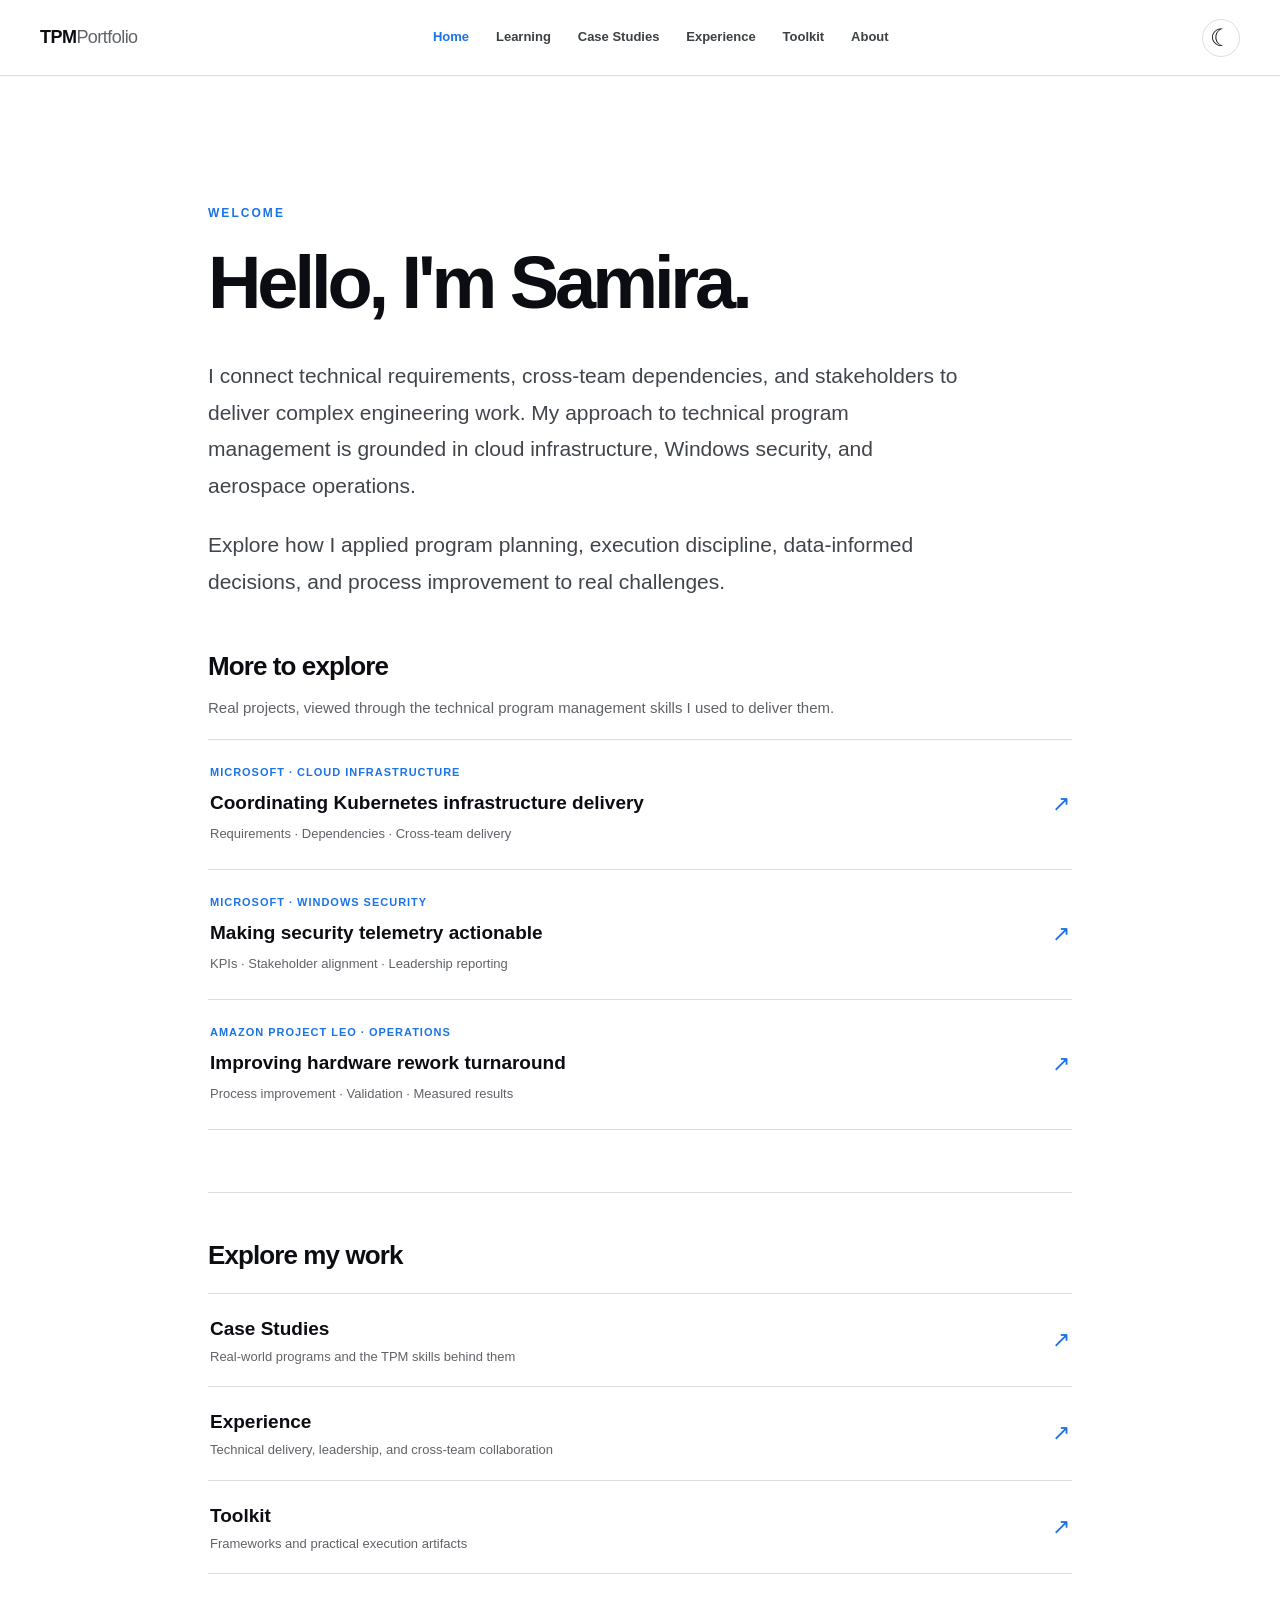
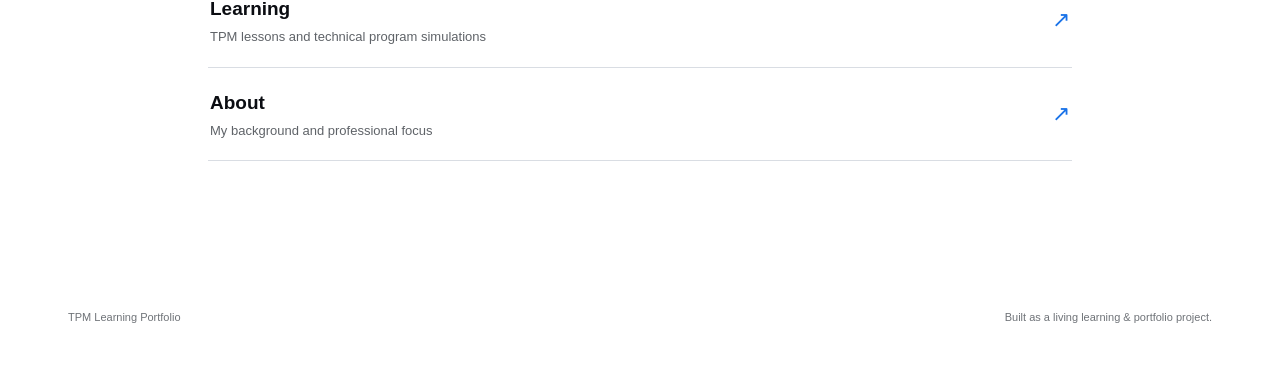
<file: index.html>
<!DOCTYPE html>

<html lang="en"><head><script>try{const saved=localStorage.getItem('tpm-theme');document.documentElement.dataset.theme=saved==='dark'||saved==='light'?saved:(matchMedia('(prefers-color-scheme: dark)').matches?'dark':'light')}catch(e){document.documentElement.dataset.theme='light'}</script><meta charset="utf-8"/><meta content="width=device-width,initial-scale=1" name="viewport"/><meta content="Technical Program Management portfolio" name="description"/><title>Home | Technical Program Management Portfolio</title><link href="styles.css?v=26" rel="stylesheet"/><script defer="" src="theme.js?v=26"></script></head><body><header class="nav"><a class="brand" href="index.html">TPM<span>Portfolio</span></a><nav aria-label="Main navigation"><a aria-current="page" href="index.html">Home</a><a href="learning.html">Learning</a><a href="case-studies.html">Case Studies</a><a href="experience.html">Experience</a><a href="toolkit.html">Toolkit</a><a href="about.html">About</a></nav><button aria-label="Switch to dark theme" aria-pressed="false" class="theme-toggle" title="Toggle light/dark theme" type="button"><span aria-hidden="true" class="theme-icon">☾</span></button></header><main id="top"><section aria-labelledby="home-heading" class="minimal-home">
<p class="minimal-eyebrow">WELCOME</p>
<h1 id="home-heading">Hello, I'm Samira.</h1>
<p class="minimal-intro">I connect technical requirements, cross-team dependencies, and stakeholders to deliver complex engineering work. My approach to technical program management is grounded in cloud infrastructure, Windows security, and aerospace operations.</p>
<p class="minimal-intro">Explore how I applied program planning, execution discipline, data-informed decisions, and process improvement to real challenges.</p>
<section aria-labelledby="featured-heading" class="minimal-featured"><h2 id="featured-heading">More to explore</h2><p class="minimal-section-note">Real projects, viewed through the technical program management skills I used to deliver them.</p><div class="minimal-work-list">
<a href="case-studies.html#cloud-infrastructure"><span><small>MICROSOFT · CLOUD INFRASTRUCTURE</small><strong>Coordinating Kubernetes infrastructure delivery</strong><em>Requirements · Dependencies · Cross-team delivery</em></span><span aria-hidden="true">↗</span></a>
<a href="case-studies.html#security-telemetry"><span><small>MICROSOFT · WINDOWS SECURITY</small><strong>Making security telemetry actionable</strong><em>KPIs · Stakeholder alignment · Leadership reporting</em></span><span aria-hidden="true">↗</span></a>
<a href="case-studies.html#aerospace-improvement"><span><small>AMAZON PROJECT LEO · OPERATIONS</small><strong>Improving hardware rework turnaround</strong><em>Process improvement · Validation · Measured results</em></span><span aria-hidden="true">↗</span></a>
</div></section><div class="minimal-rule"></div>
<h2>Explore my work</h2>
<div class="minimal-links">
<a href="case-studies.html"><span><strong>Case Studies</strong><small>Real-world programs and the TPM skills behind them</small></span><span aria-hidden="true">↗</span></a>
<a href="experience.html"><span><strong>Experience</strong><small>Technical delivery, leadership, and cross-team collaboration</small></span><span aria-hidden="true">↗</span></a>
<a href="toolkit.html"><span><strong>Toolkit</strong><small>Frameworks and practical execution artifacts</small></span><span aria-hidden="true">↗</span></a>
<a href="learning.html"><span><strong>Learning</strong><small>TPM lessons and technical program simulations</small></span><span aria-hidden="true">↗</span></a>
<a href="about.html"><span><strong>About</strong><small>My background and professional focus</small></span><span aria-hidden="true">↗</span></a>
</div>
</section></main><footer><span>TPM Learning Portfolio</span><span>Built as a living learning &amp; portfolio project.</span></footer></body></html>
</file>
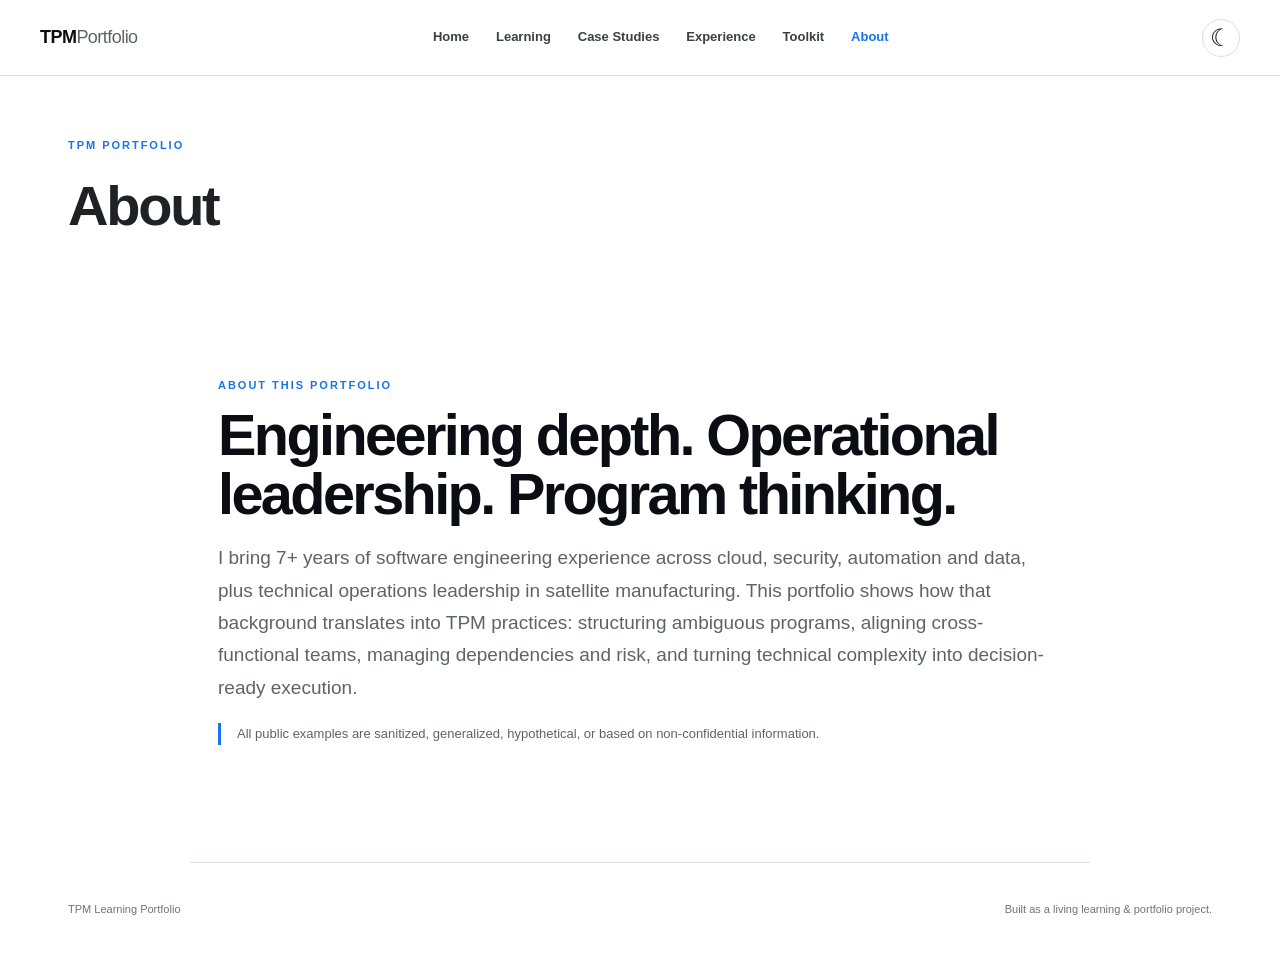
<file: about.html>
<!DOCTYPE html>

<html lang="en"><head><script>try{const saved=localStorage.getItem('tpm-theme');document.documentElement.dataset.theme=saved==='dark'||saved==='light'?saved:(matchMedia('(prefers-color-scheme: dark)').matches?'dark':'light')}catch(e){document.documentElement.dataset.theme='light'}</script><meta charset="utf-8"/><meta content="width=device-width,initial-scale=1" name="viewport"/><meta content="Technical Program Management portfolio" name="description"/><title>About | TPM Portfolio</title><link href="styles.css?v=26" rel="stylesheet"/><script defer="" src="theme.js?v=26"></script></head><body><header class="nav"><a class="brand" href="index.html">TPM<span>Portfolio</span></a><nav aria-label="Main navigation"><a href="index.html">Home</a><a href="learning.html">Learning</a><a href="case-studies.html">Case Studies</a><a href="experience.html">Experience</a><a href="toolkit.html">Toolkit</a><a aria-current="page" href="about.html">About</a></nav><button aria-label="Switch to dark theme" aria-pressed="false" class="theme-toggle" title="Toggle light/dark theme" type="button"><span aria-hidden="true" class="theme-icon">☾</span></button></header><main id="top"><section class="page-intro"><span class="kicker">TPM PORTFOLIO</span><h1>About</h1></section><section class="section about" id="about"><span class="kicker">ABOUT THIS PORTFOLIO</span><h2>Engineering depth. Operational leadership. Program thinking.</h2><p>I bring 7+ years of software engineering experience across cloud, security, automation and data, plus technical operations leadership in satellite manufacturing. This portfolio shows how that background translates into TPM practices: structuring ambiguous programs, aligning cross-functional teams, managing dependencies and risk, and turning technical complexity into decision-ready execution.</p><p class="privacy">All public examples are sanitized, generalized, hypothetical, or based on non-confidential information.</p></section></main><footer><span>TPM Learning Portfolio</span><span>Built as a living learning &amp; portfolio project.</span></footer></body></html>
</file>
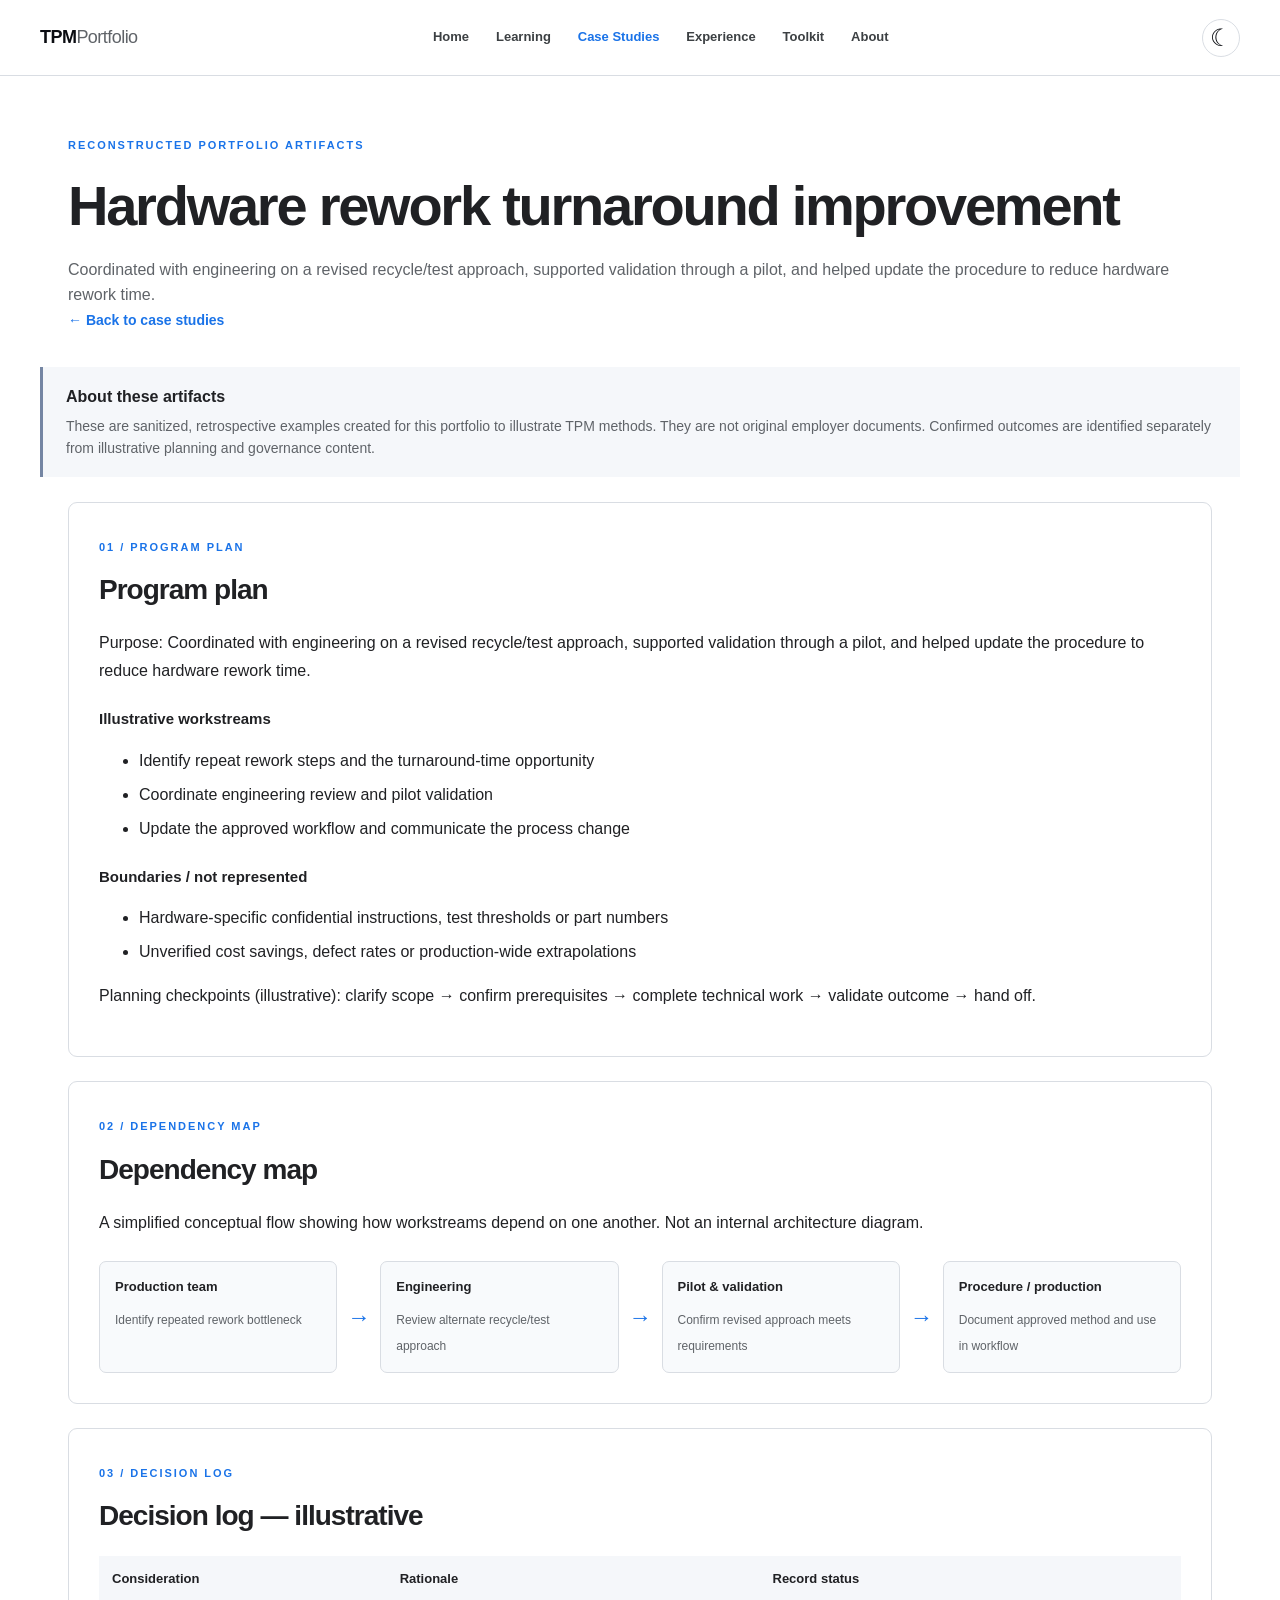
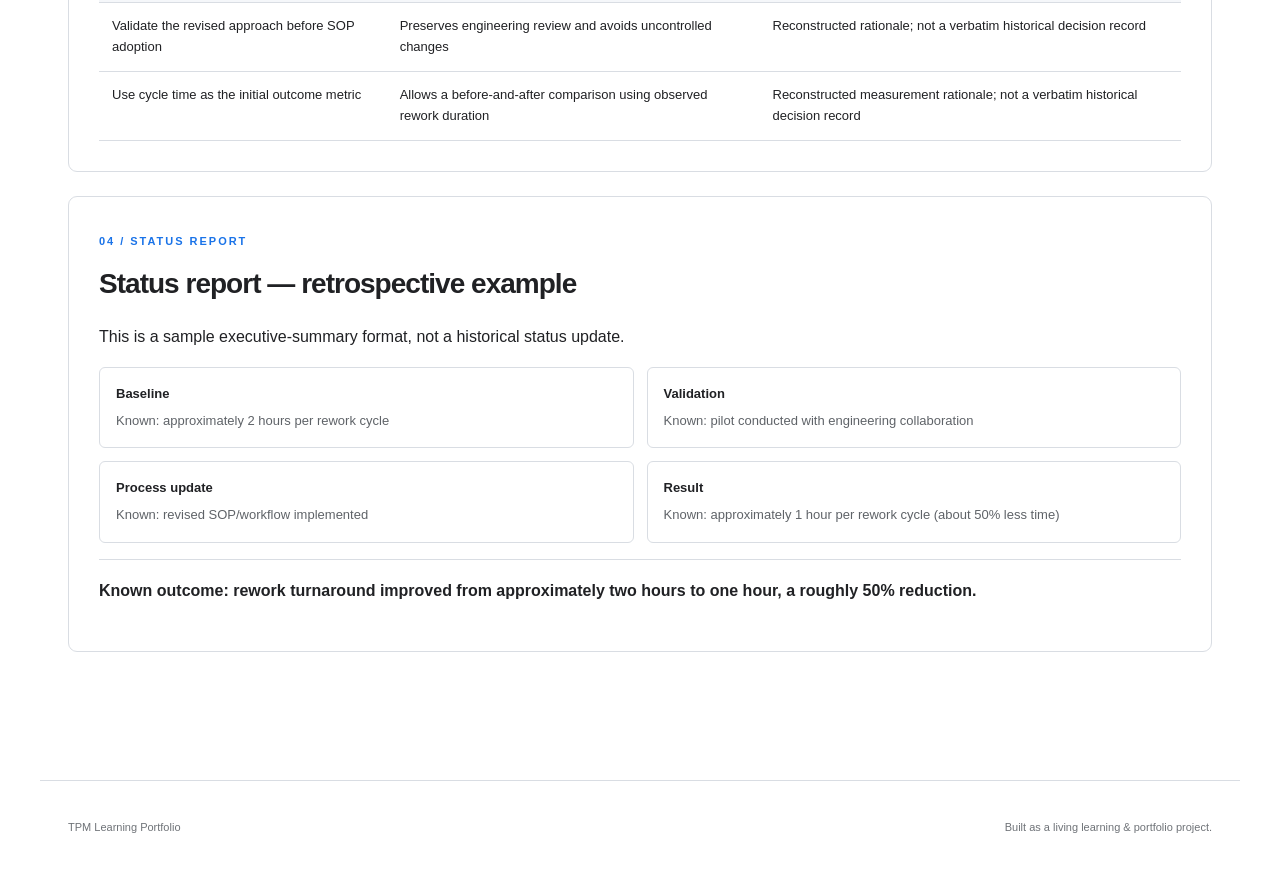
<file: aerospace-improvement-artifacts.html>
<!DOCTYPE html>

<html lang="en"><head><script>try{const saved=localStorage.getItem('tpm-theme');document.documentElement.dataset.theme=saved==='dark'||saved==='light'?saved:(matchMedia('(prefers-color-scheme: dark)').matches?'dark':'light')}catch(e){document.documentElement.dataset.theme='light'}</script><meta charset="utf-8"/><meta content="width=device-width,initial-scale=1" name="viewport"/><meta content="Technical Program Management portfolio" name="description"/><title>Hardware rework turnaround improvement | Supporting Artifacts</title><link href="styles.css?v=26" rel="stylesheet"/><script defer="" src="theme.js?v=26"></script></head><body><header class="nav"><a class="brand" href="index.html">TPM<span>Portfolio</span></a><nav aria-label="Main navigation"><a href="index.html">Home</a><a href="learning.html">Learning</a><a aria-current="page" href="case-studies.html">Case Studies</a><a href="experience.html">Experience</a><a href="toolkit.html">Toolkit</a><a href="about.html">About</a></nav><button aria-label="Switch to dark theme" aria-pressed="false" class="theme-toggle" title="Toggle light/dark theme" type="button"><span aria-hidden="true" class="theme-icon">☾</span></button></header><main id="top"><section class="page-intro artifact-intro"><span class="kicker">RECONSTRUCTED PORTFOLIO ARTIFACTS</span><h1>Hardware rework turnaround improvement</h1><p>Coordinated with engineering on a revised recycle/test approach, supported validation through a pilot, and helped update the procedure to reduce hardware rework time.</p><a class="back-link" href="case-studies.html">← Back to case studies</a></section><aside class="artifact-notice"><strong>About these artifacts</strong><p>These are sanitized, retrospective examples created for this portfolio to illustrate TPM methods. They are not original employer documents. Confirmed outcomes are identified separately from illustrative planning and governance content.</p></aside><section class="section artifact-collection"><article class="artifact-document" id="program-plan"><span class="kicker">01 / PROGRAM PLAN</span><h2>Program plan</h2><p>Purpose: Coordinated with engineering on a revised recycle/test approach, supported validation through a pilot, and helped update the procedure to reduce hardware rework time.</p><h3>Illustrative workstreams</h3><ul><li>Identify repeat rework steps and the turnaround-time opportunity</li><li>Coordinate engineering review and pilot validation</li><li>Update the approved workflow and communicate the process change</li></ul><h3>Boundaries / not represented</h3><ul><li>Hardware-specific confidential instructions, test thresholds or part numbers</li><li>Unverified cost savings, defect rates or production-wide extrapolations</li></ul><p>Planning checkpoints (illustrative): clarify scope → confirm prerequisites → complete technical work → validate outcome → hand off.</p></article><article class="artifact-document" id="dependency-map"><span class="kicker">02 / DEPENDENCY MAP</span><h2>Dependency map</h2><p>A simplified conceptual flow showing how workstreams depend on one another. Not an internal architecture diagram.</p><div class="dependency-flow"><div class="dependency-node"><strong>Production team</strong><span>Identify repeated rework bottleneck</span></div><span aria-hidden="true" class="dependency-arrow">→</span><div class="dependency-node"><strong>Engineering</strong><span>Review alternate recycle/test approach</span></div><span aria-hidden="true" class="dependency-arrow">→</span><div class="dependency-node"><strong>Pilot &amp; validation</strong><span>Confirm revised approach meets requirements</span></div><span aria-hidden="true" class="dependency-arrow">→</span><div class="dependency-node"><strong>Procedure / production</strong><span>Document approved method and use in workflow</span></div></div></article><article class="artifact-document" id="decision-log"><span class="kicker">03 / DECISION LOG</span><h2>Decision log — illustrative</h2><table class="artifact-table"><thead><tr><th>Consideration</th><th>Rationale</th><th>Record status</th></tr></thead><tbody><tr><td>Validate the revised approach before SOP adoption</td><td>Preserves engineering review and avoids uncontrolled changes</td><td>Reconstructed rationale; not a verbatim historical decision record</td></tr><tr><td>Use cycle time as the initial outcome metric</td><td>Allows a before-and-after comparison using observed rework duration</td><td>Reconstructed measurement rationale; not a verbatim historical decision record</td></tr></tbody></table></article><article class="artifact-document" id="status-report"><span class="kicker">04 / STATUS REPORT</span><h2>Status report — retrospective example</h2><p>This is a sample executive-summary format, not a historical status update.</p><dl class="artifact-status"><div><dt>Baseline</dt><dd>Known: approximately 2 hours per rework cycle</dd></div><div><dt>Validation</dt><dd>Known: pilot conducted with engineering collaboration</dd></div><div><dt>Process update</dt><dd>Known: revised SOP/workflow implemented</dd></div><div><dt>Result</dt><dd>Known: approximately 1 hour per rework cycle (about 50% less time)</dd></div></dl><p class="artifact-outcome">Known outcome: rework turnaround improved from approximately two hours to one hour, a roughly 50% reduction.</p></article></section></main><footer><span>TPM Learning Portfolio</span><span>Built as a living learning &amp; portfolio project.</span></footer></body></html>
</file>
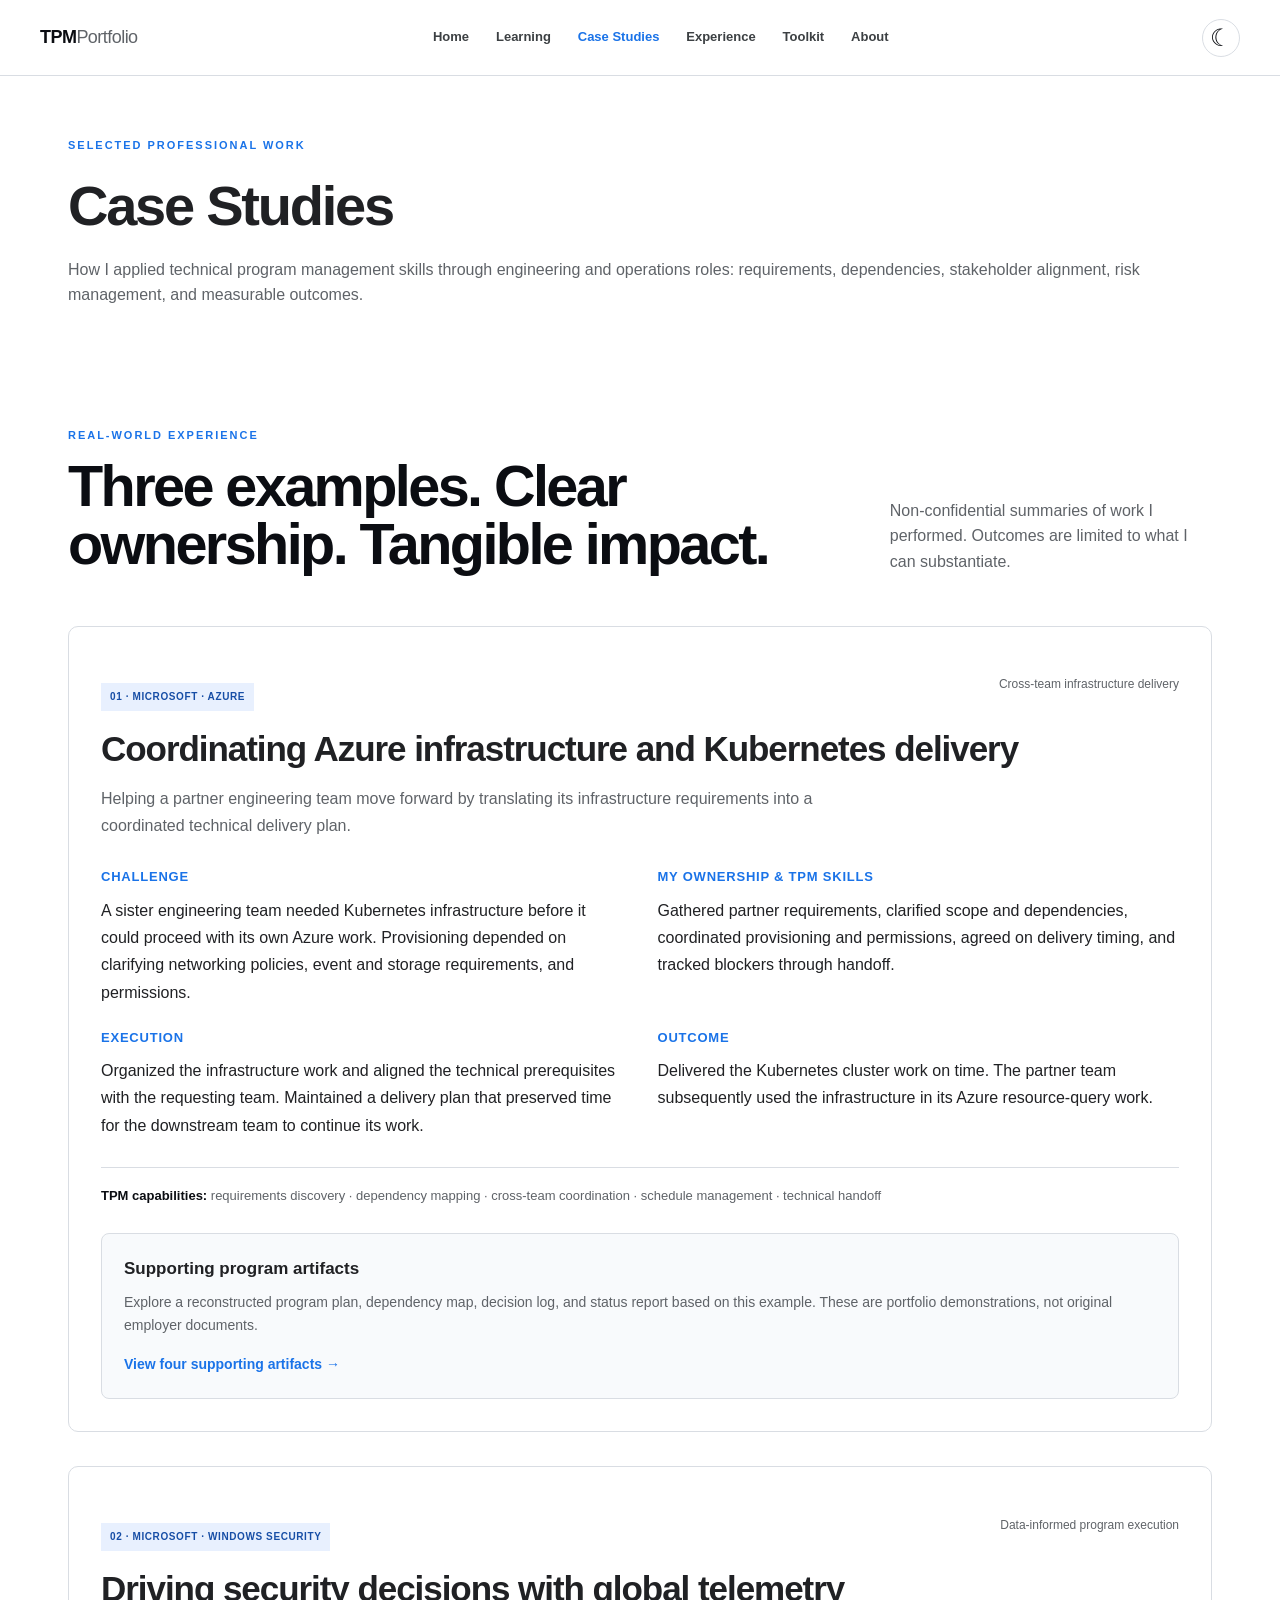
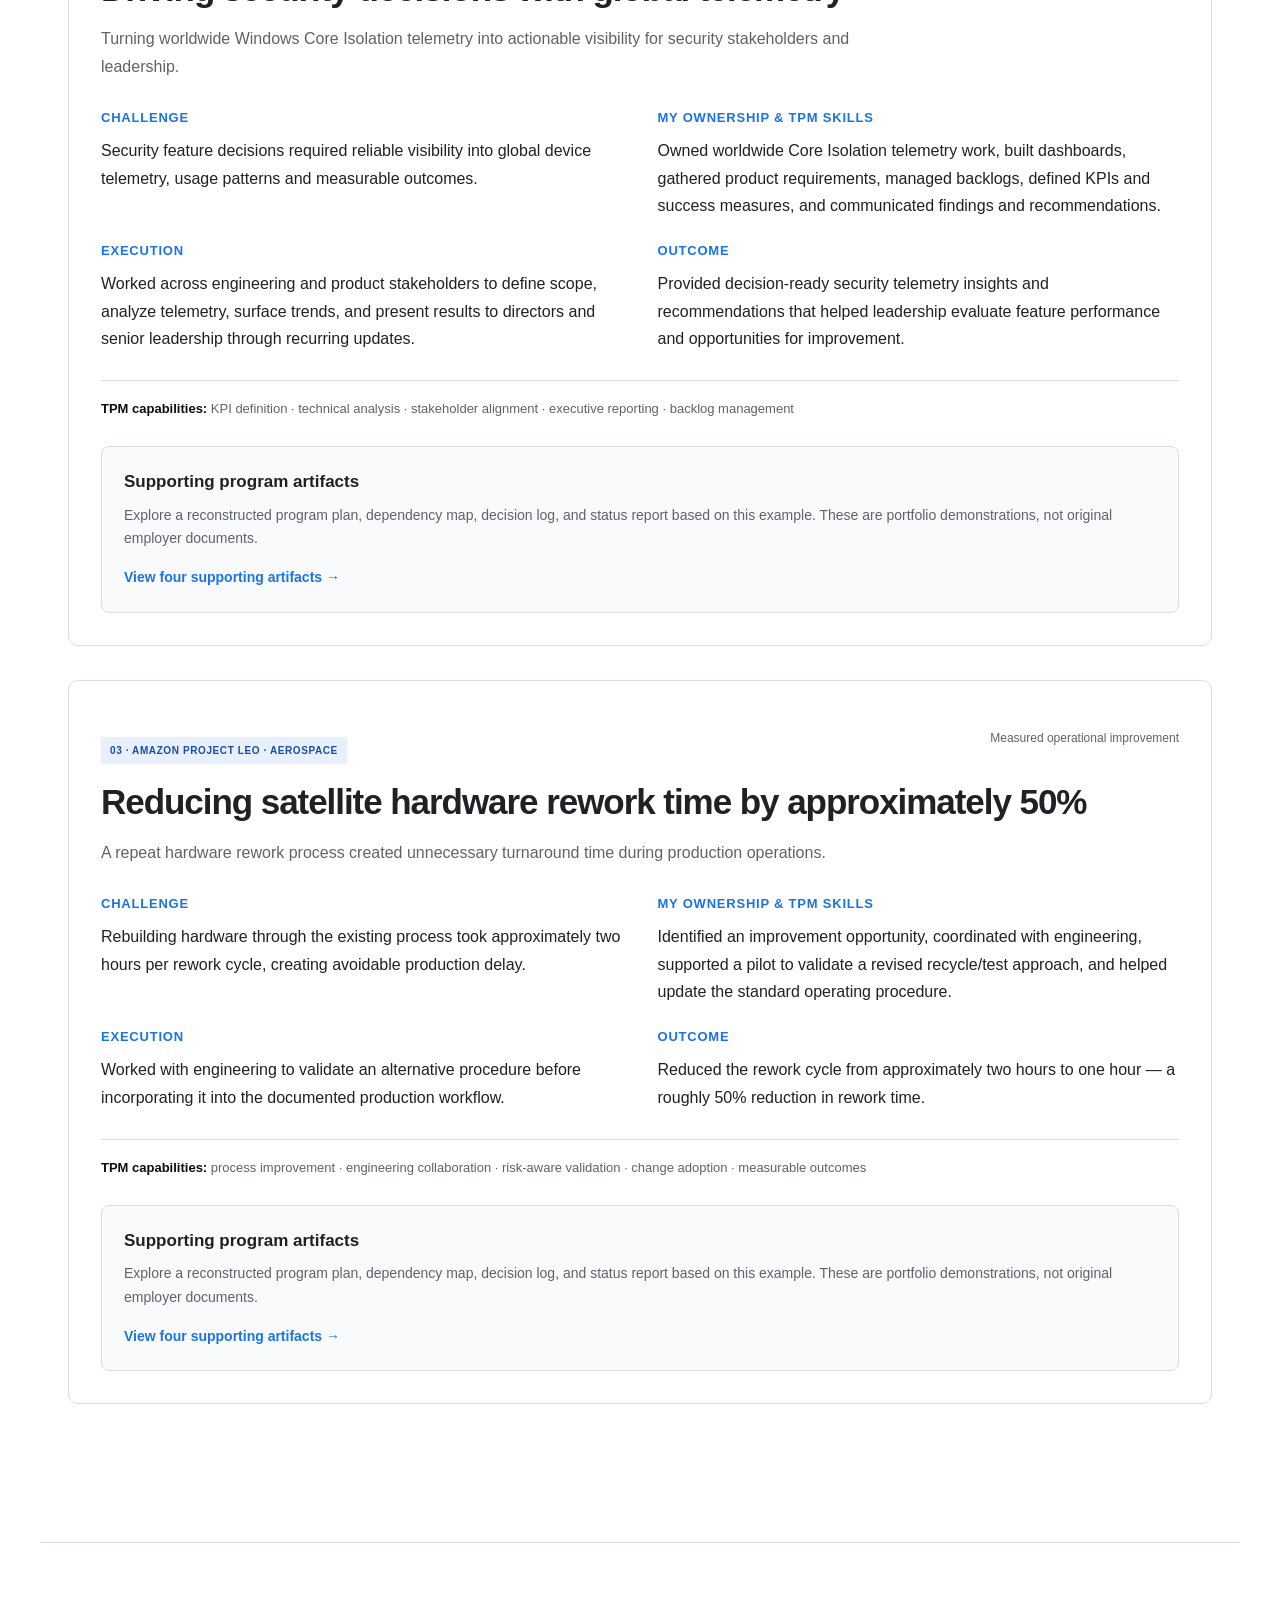
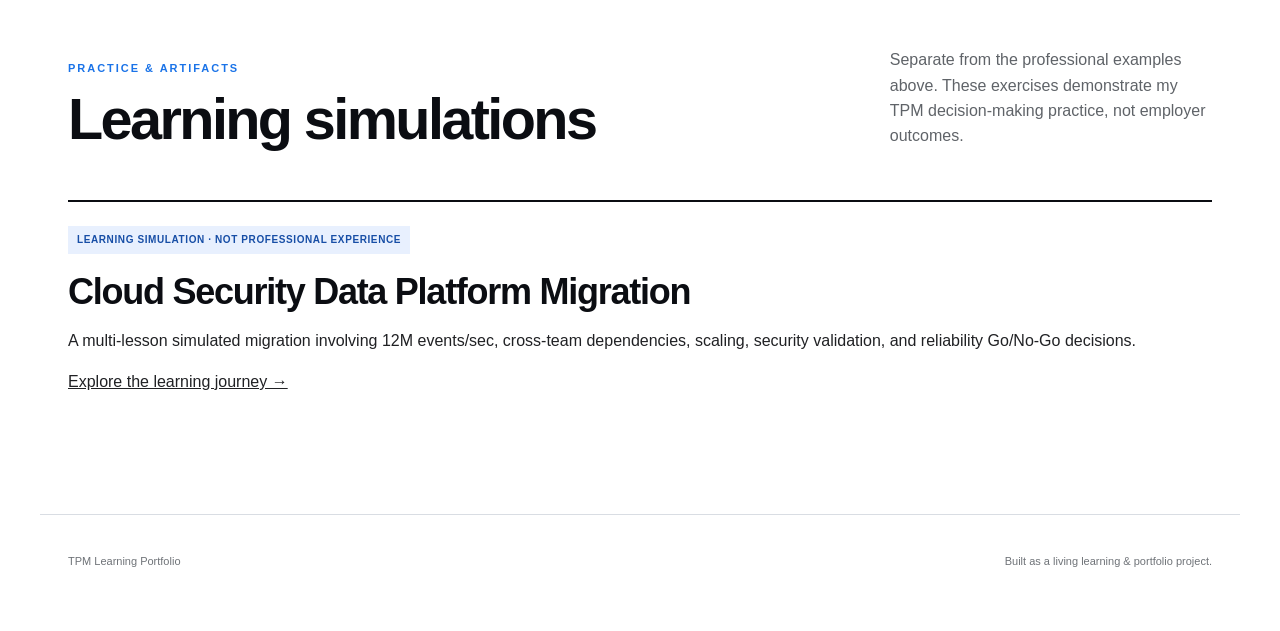
<file: case-studies.html>
<!DOCTYPE html>

<html lang="en"><head><script>try{const saved=localStorage.getItem('tpm-theme');document.documentElement.dataset.theme=saved==='dark'||saved==='light'?saved:(matchMedia('(prefers-color-scheme: dark)').matches?'dark':'light')}catch(e){document.documentElement.dataset.theme='light'}</script><meta charset="utf-8"/><meta content="width=device-width,initial-scale=1" name="viewport"/><meta content="Technical Program Management portfolio" name="description"/><title>Real-World TPM Case Studies | TPM Portfolio</title><link href="styles.css?v=26" rel="stylesheet"/><script defer="" src="theme.js?v=26"></script></head><body><header class="nav"><a class="brand" href="index.html">TPM<span>Portfolio</span></a><nav aria-label="Main navigation"><a href="index.html">Home</a><a href="learning.html">Learning</a><a aria-current="page" href="case-studies.html">Case Studies</a><a href="experience.html">Experience</a><a href="toolkit.html">Toolkit</a><a href="about.html">About</a></nav><button aria-label="Switch to dark theme" aria-pressed="false" class="theme-toggle" title="Toggle light/dark theme" type="button"><span aria-hidden="true" class="theme-icon">☾</span></button></header><main id="top"><section class="page-intro"><span class="kicker">SELECTED PROFESSIONAL WORK</span><h1>Case Studies</h1><p>How I applied technical program management skills through engineering and operations roles: requirements, dependencies, stakeholder alignment, risk management, and measurable outcomes.</p></section><section class="section" id="cases"><div class="section-head"><div><span class="kicker">REAL-WORLD EXPERIENCE</span><h2>Three examples. Clear ownership. Tangible impact.</h2></div><p>Non-confidential summaries of work I performed. Outcomes are limited to what I can substantiate.</p></div>
<article class="real-case" id="cloud-infrastructure"><div class="case-topline"><span class="tag">01 · MICROSOFT · AZURE</span><span>Cross-team infrastructure delivery</span></div><h2>Coordinating Azure infrastructure and Kubernetes delivery</h2><p class="case-deck">Helping a partner engineering team move forward by translating its infrastructure requirements into a coordinated technical delivery plan.</p>
<div class="case-detail-grid"><div><h3>Challenge</h3><p>A sister engineering team needed Kubernetes infrastructure before it could proceed with its own Azure work. Provisioning depended on clarifying networking policies, event and storage requirements, and permissions.</p></div><div><h3>My ownership &amp; TPM skills</h3><p>Gathered partner requirements, clarified scope and dependencies, coordinated provisioning and permissions, agreed on delivery timing, and tracked blockers through handoff.</p></div><div><h3>Execution</h3><p>Organized the infrastructure work and aligned the technical prerequisites with the requesting team. Maintained a delivery plan that preserved time for the downstream team to continue its work.</p></div><div><h3>Outcome</h3><p>Delivered the Kubernetes cluster work on time. The partner team subsequently used the infrastructure in its Azure resource-query work.</p></div></div><div class="case-bottom"><b>TPM capabilities:</b> requirements discovery · dependency mapping · cross-team coordination · schedule management · technical handoff</div><div class="artifact-preview"><h3>Supporting program artifacts</h3><p>Explore a reconstructed program plan, dependency map, decision log, and status report based on this example. These are portfolio demonstrations, not original employer documents.</p><a class="artifact-cta" href="cloud-delivery-artifacts.html">View four supporting artifacts →</a></div></article>
<article class="real-case" id="security-telemetry"><div class="case-topline"><span class="tag">02 · MICROSOFT · WINDOWS SECURITY</span><span>Data-informed program execution</span></div><h2>Driving security decisions with global telemetry</h2><p class="case-deck">Turning worldwide Windows Core Isolation telemetry into actionable visibility for security stakeholders and leadership.</p>
<div class="case-detail-grid"><div><h3>Challenge</h3><p>Security feature decisions required reliable visibility into global device telemetry, usage patterns and measurable outcomes.</p></div><div><h3>My ownership &amp; TPM skills</h3><p>Owned worldwide Core Isolation telemetry work, built dashboards, gathered product requirements, managed backlogs, defined KPIs and success measures, and communicated findings and recommendations.</p></div><div><h3>Execution</h3><p>Worked across engineering and product stakeholders to define scope, analyze telemetry, surface trends, and present results to directors and senior leadership through recurring updates.</p></div><div><h3>Outcome</h3><p>Provided decision-ready security telemetry insights and recommendations that helped leadership evaluate feature performance and opportunities for improvement.</p></div></div><div class="case-bottom"><b>TPM capabilities:</b> KPI definition · technical analysis · stakeholder alignment · executive reporting · backlog management</div><div class="artifact-preview"><h3>Supporting program artifacts</h3><p>Explore a reconstructed program plan, dependency map, decision log, and status report based on this example. These are portfolio demonstrations, not original employer documents.</p><a class="artifact-cta" href="security-telemetry-artifacts.html">View four supporting artifacts →</a></div></article>
<article class="real-case" id="aerospace-improvement"><div class="case-topline"><span class="tag">03 · AMAZON PROJECT LEO · AEROSPACE</span><span>Measured operational improvement</span></div><h2>Reducing satellite hardware rework time by approximately 50%</h2><p class="case-deck">A repeat hardware rework process created unnecessary turnaround time during production operations.</p>
<div class="case-detail-grid"><div><h3>Challenge</h3><p>Rebuilding hardware through the existing process took approximately two hours per rework cycle, creating avoidable production delay.</p></div><div><h3>My ownership &amp; TPM skills</h3><p>Identified an improvement opportunity, coordinated with engineering, supported a pilot to validate a revised recycle/test approach, and helped update the standard operating procedure.</p></div><div><h3>Execution</h3><p>Worked with engineering to validate an alternative procedure before incorporating it into the documented production workflow.</p></div><div><h3>Outcome</h3><p>Reduced the rework cycle from approximately two hours to one hour — a roughly 50% reduction in rework time.</p></div></div><div class="case-bottom"><b>TPM capabilities:</b> process improvement · engineering collaboration · risk-aware validation · change adoption · measurable outcomes</div><div class="artifact-preview"><h3>Supporting program artifacts</h3><p>Explore a reconstructed program plan, dependency map, decision log, and status report based on this example. These are portfolio demonstrations, not original employer documents.</p><a class="artifact-cta" href="aerospace-improvement-artifacts.html">View four supporting artifacts →</a></div></article>
</section><section class="section"><div class="section-head"><div><span class="kicker">PRACTICE &amp; ARTIFACTS</span><h2>Learning simulations</h2></div><p>Separate from the professional examples above. These exercises demonstrate my TPM decision-making practice, not employer outcomes.</p></div>
<article class="case"><div><span class="tag">LEARNING SIMULATION · NOT PROFESSIONAL EXPERIENCE</span><h3>Cloud Security Data Platform Migration</h3><p>A multi-lesson simulated migration involving 12M events/sec, cross-team dependencies, scaling, security validation, and reliability Go/No-Go decisions.</p><p><a href="learning.html">Explore the learning journey →</a></p></div></article>
</section></main><footer><span>TPM Learning Portfolio</span><span>Built as a living learning &amp; portfolio project.</span></footer></body></html>
</file>
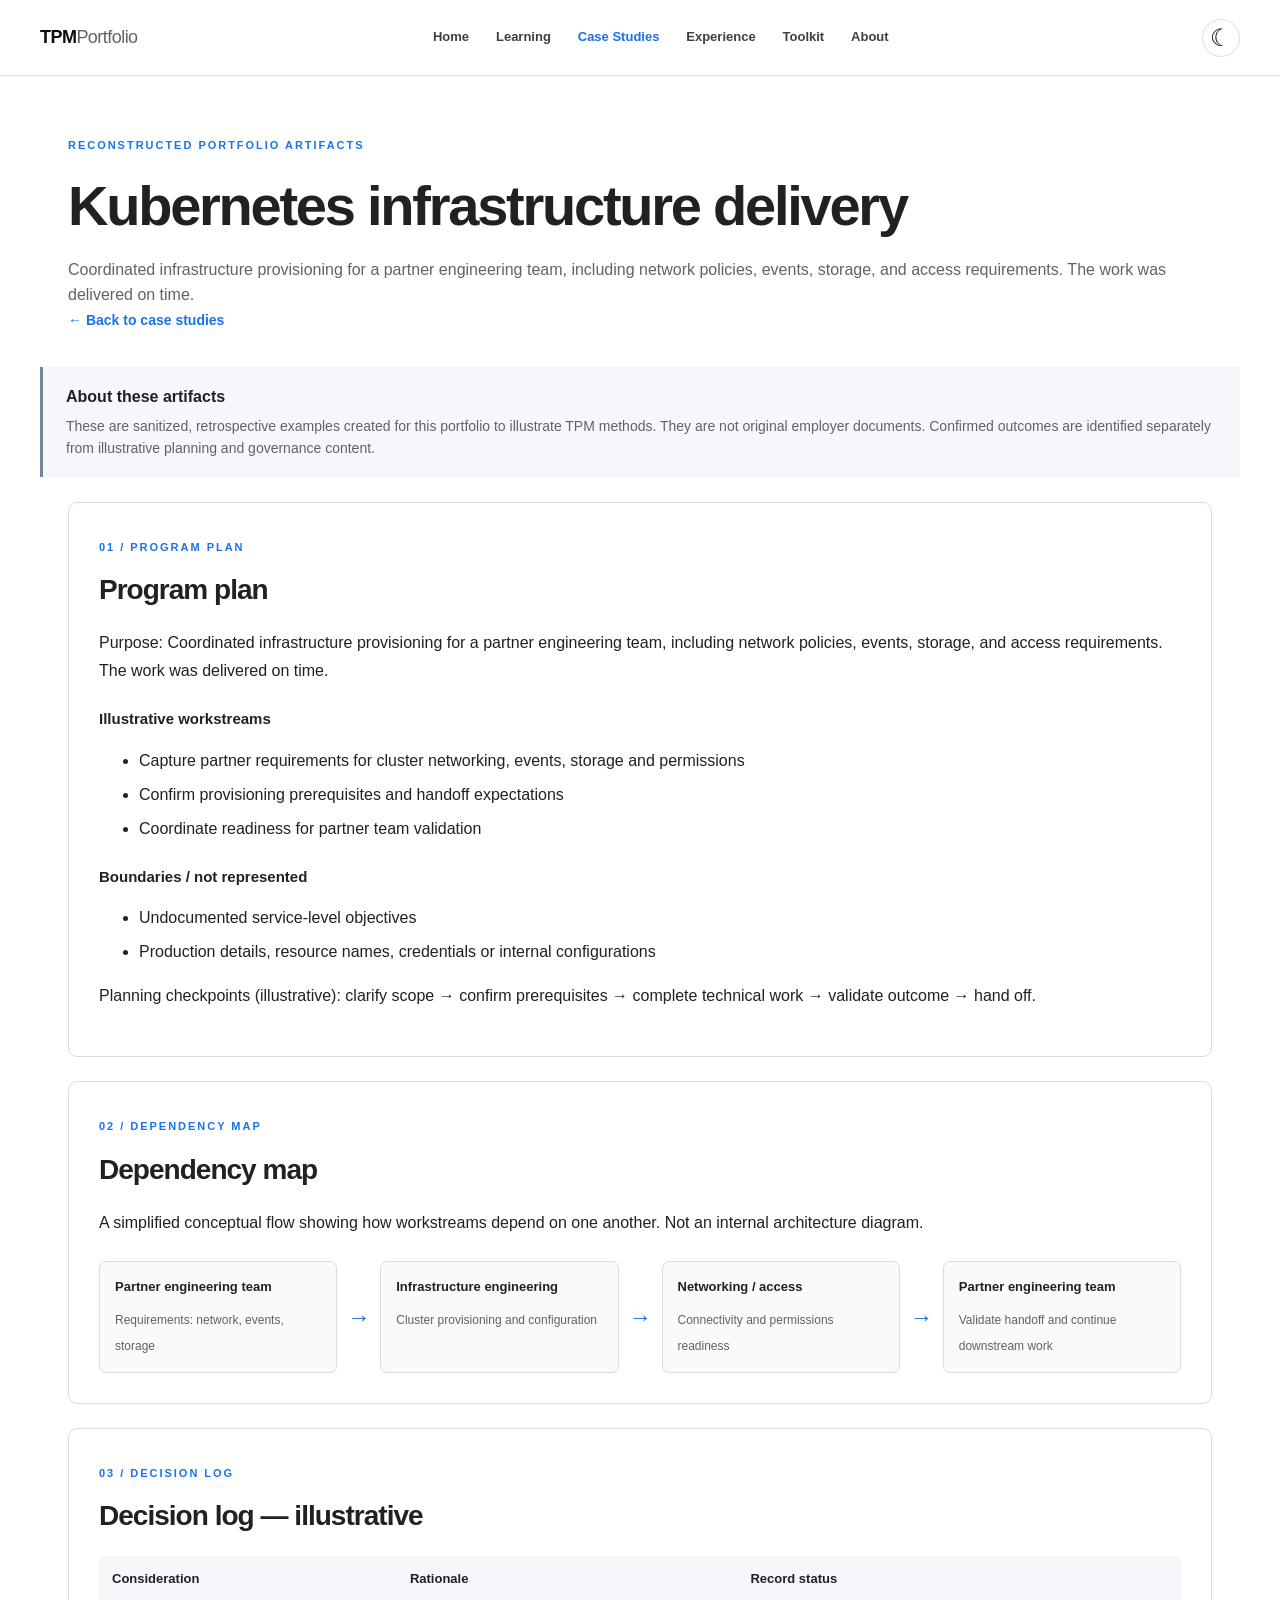
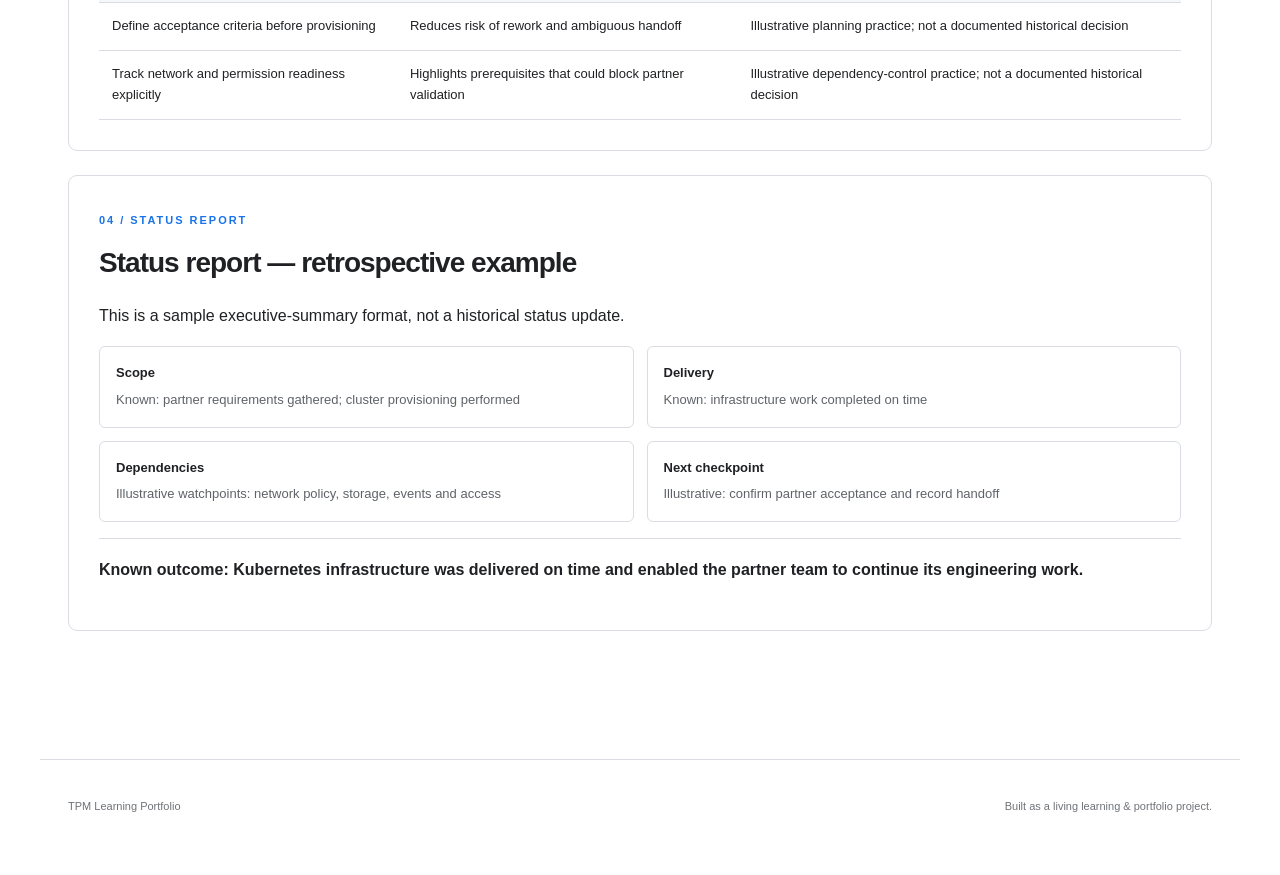
<file: cloud-delivery-artifacts.html>
<!DOCTYPE html>

<html lang="en"><head><script>try{const saved=localStorage.getItem('tpm-theme');document.documentElement.dataset.theme=saved==='dark'||saved==='light'?saved:(matchMedia('(prefers-color-scheme: dark)').matches?'dark':'light')}catch(e){document.documentElement.dataset.theme='light'}</script><meta charset="utf-8"/><meta content="width=device-width,initial-scale=1" name="viewport"/><meta content="Technical Program Management portfolio" name="description"/><title>Kubernetes infrastructure delivery | Supporting Artifacts</title><link href="styles.css?v=26" rel="stylesheet"/><script defer="" src="theme.js?v=26"></script></head><body><header class="nav"><a class="brand" href="index.html">TPM<span>Portfolio</span></a><nav aria-label="Main navigation"><a href="index.html">Home</a><a href="learning.html">Learning</a><a aria-current="page" href="case-studies.html">Case Studies</a><a href="experience.html">Experience</a><a href="toolkit.html">Toolkit</a><a href="about.html">About</a></nav><button aria-label="Switch to dark theme" aria-pressed="false" class="theme-toggle" title="Toggle light/dark theme" type="button"><span aria-hidden="true" class="theme-icon">☾</span></button></header><main id="top"><section class="page-intro artifact-intro"><span class="kicker">RECONSTRUCTED PORTFOLIO ARTIFACTS</span><h1>Kubernetes infrastructure delivery</h1><p>Coordinated infrastructure provisioning for a partner engineering team, including network policies, events, storage, and access requirements. The work was delivered on time.</p><a class="back-link" href="case-studies.html">← Back to case studies</a></section><aside class="artifact-notice"><strong>About these artifacts</strong><p>These are sanitized, retrospective examples created for this portfolio to illustrate TPM methods. They are not original employer documents. Confirmed outcomes are identified separately from illustrative planning and governance content.</p></aside><section class="section artifact-collection"><article class="artifact-document" id="program-plan"><span class="kicker">01 / PROGRAM PLAN</span><h2>Program plan</h2><p>Purpose: Coordinated infrastructure provisioning for a partner engineering team, including network policies, events, storage, and access requirements. The work was delivered on time.</p><h3>Illustrative workstreams</h3><ul><li>Capture partner requirements for cluster networking, events, storage and permissions</li><li>Confirm provisioning prerequisites and handoff expectations</li><li>Coordinate readiness for partner team validation</li></ul><h3>Boundaries / not represented</h3><ul><li>Undocumented service-level objectives</li><li>Production details, resource names, credentials or internal configurations</li></ul><p>Planning checkpoints (illustrative): clarify scope → confirm prerequisites → complete technical work → validate outcome → hand off.</p></article><article class="artifact-document" id="dependency-map"><span class="kicker">02 / DEPENDENCY MAP</span><h2>Dependency map</h2><p>A simplified conceptual flow showing how workstreams depend on one another. Not an internal architecture diagram.</p><div class="dependency-flow"><div class="dependency-node"><strong>Partner engineering team</strong><span>Requirements: network, events, storage</span></div><span aria-hidden="true" class="dependency-arrow">→</span><div class="dependency-node"><strong>Infrastructure engineering</strong><span>Cluster provisioning and configuration</span></div><span aria-hidden="true" class="dependency-arrow">→</span><div class="dependency-node"><strong>Networking / access</strong><span>Connectivity and permissions readiness</span></div><span aria-hidden="true" class="dependency-arrow">→</span><div class="dependency-node"><strong>Partner engineering team</strong><span>Validate handoff and continue downstream work</span></div></div></article><article class="artifact-document" id="decision-log"><span class="kicker">03 / DECISION LOG</span><h2>Decision log — illustrative</h2><table class="artifact-table"><thead><tr><th>Consideration</th><th>Rationale</th><th>Record status</th></tr></thead><tbody><tr><td>Define acceptance criteria before provisioning</td><td>Reduces risk of rework and ambiguous handoff</td><td>Illustrative planning practice; not a documented historical decision</td></tr><tr><td>Track network and permission readiness explicitly</td><td>Highlights prerequisites that could block partner validation</td><td>Illustrative dependency-control practice; not a documented historical decision</td></tr></tbody></table></article><article class="artifact-document" id="status-report"><span class="kicker">04 / STATUS REPORT</span><h2>Status report — retrospective example</h2><p>This is a sample executive-summary format, not a historical status update.</p><dl class="artifact-status"><div><dt>Scope</dt><dd>Known: partner requirements gathered; cluster provisioning performed</dd></div><div><dt>Delivery</dt><dd>Known: infrastructure work completed on time</dd></div><div><dt>Dependencies</dt><dd>Illustrative watchpoints: network policy, storage, events and access</dd></div><div><dt>Next checkpoint</dt><dd>Illustrative: confirm partner acceptance and record handoff</dd></div></dl><p class="artifact-outcome">Known outcome: Kubernetes infrastructure was delivered on time and enabled the partner team to continue its engineering work.</p></article></section></main><footer><span>TPM Learning Portfolio</span><span>Built as a living learning &amp; portfolio project.</span></footer></body></html>
</file>
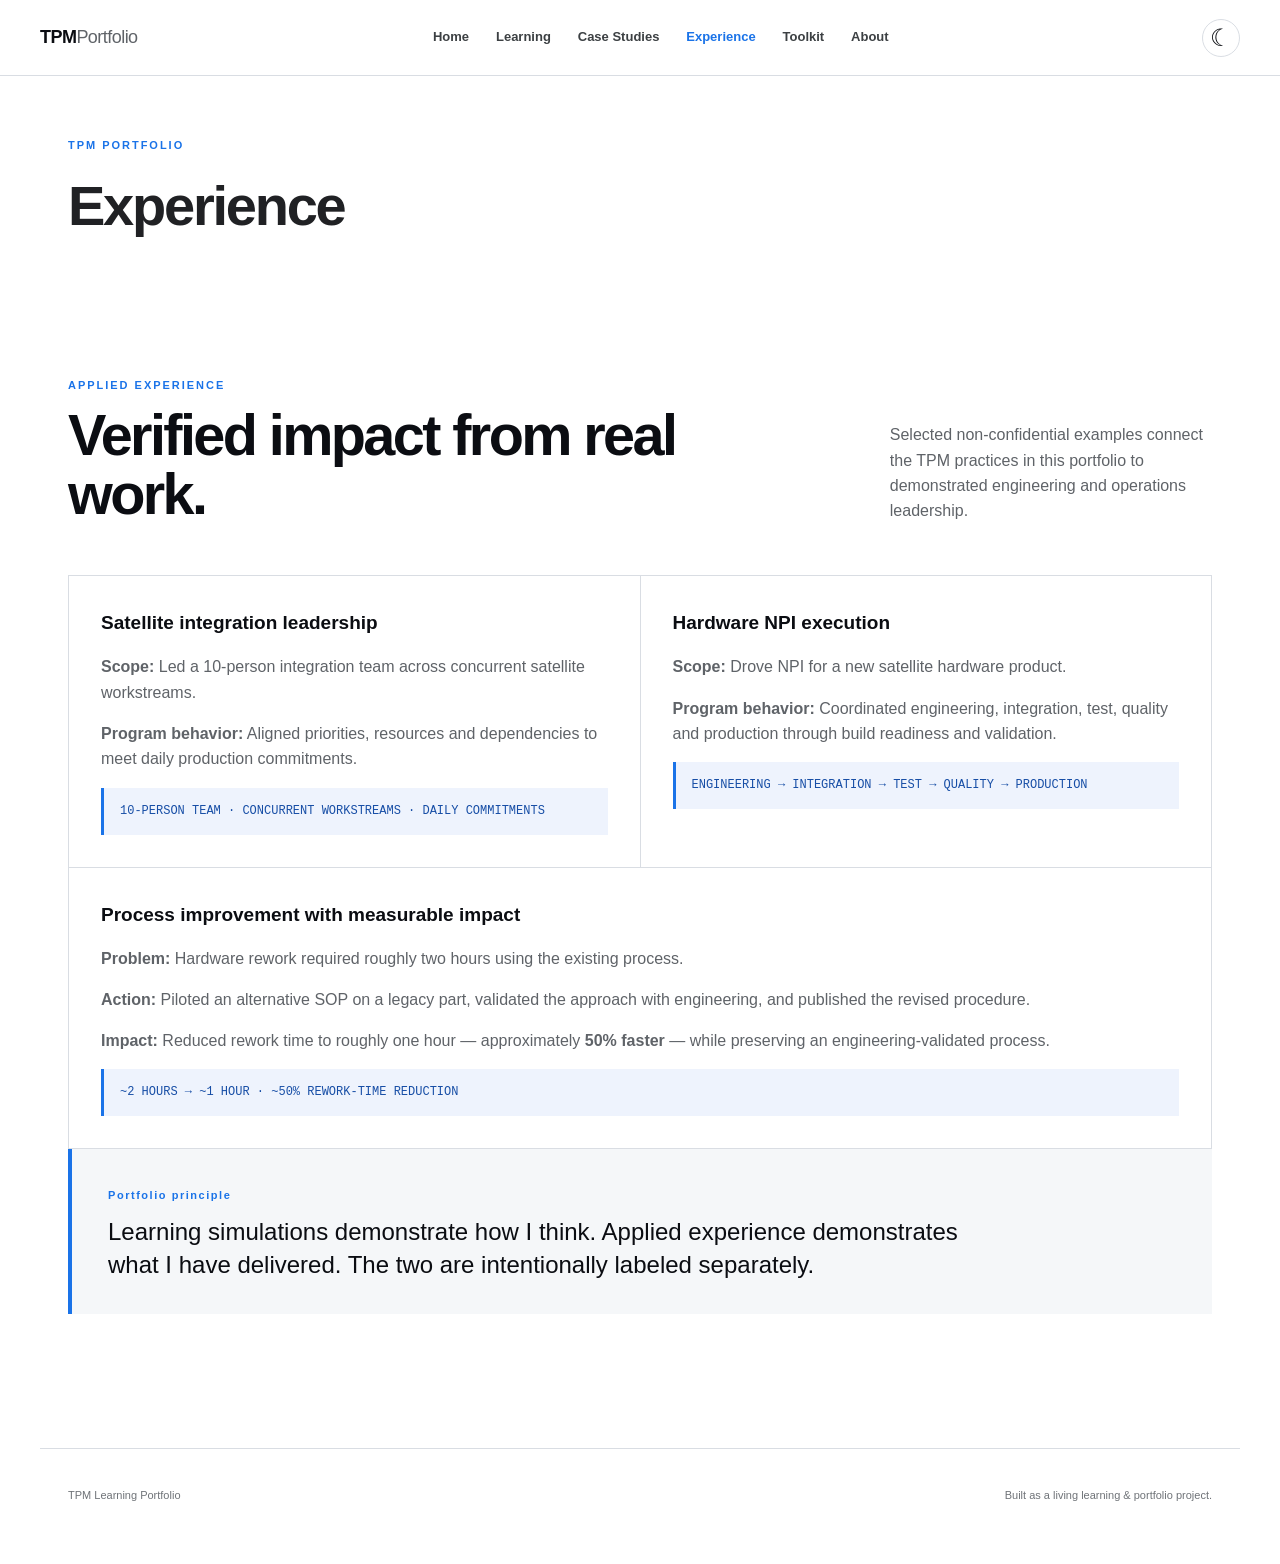
<file: experience.html>
<!DOCTYPE html>

<html lang="en"><head><script>try{const saved=localStorage.getItem('tpm-theme');document.documentElement.dataset.theme=saved==='dark'||saved==='light'?saved:(matchMedia('(prefers-color-scheme: dark)').matches?'dark':'light')}catch(e){document.documentElement.dataset.theme='light'}</script><meta charset="utf-8"/><meta content="width=device-width,initial-scale=1" name="viewport"/><meta content="Technical Program Management portfolio" name="description"/><title>Experience | TPM Portfolio</title><link href="styles.css?v=26" rel="stylesheet"/><script defer="" src="theme.js?v=26"></script></head><body><header class="nav"><a class="brand" href="index.html">TPM<span>Portfolio</span></a><nav aria-label="Main navigation"><a href="index.html">Home</a><a href="learning.html">Learning</a><a href="case-studies.html">Case Studies</a><a aria-current="page" href="experience.html">Experience</a><a href="toolkit.html">Toolkit</a><a href="about.html">About</a></nav><button aria-label="Switch to dark theme" aria-pressed="false" class="theme-toggle" title="Toggle light/dark theme" type="button"><span aria-hidden="true" class="theme-icon">☾</span></button></header><main id="top"><section class="page-intro"><span class="kicker">TPM PORTFOLIO</span><h1>Experience</h1></section><section class="section" id="impact"><div class="section-head"><div><span class="kicker">APPLIED EXPERIENCE</span><h2>Verified impact from real work.</h2></div><p>Selected non-confidential examples connect the TPM practices in this portfolio to demonstrated engineering and operations leadership.</p></div><div class="lesson-grid"><article><h3>Satellite integration leadership</h3><p><b>Scope:</b> Led a 10-person integration team across concurrent satellite workstreams.</p><p><b>Program behavior:</b> Aligned priorities, resources and dependencies to meet daily production commitments.</p><div class="memory">10-PERSON TEAM · CONCURRENT WORKSTREAMS · DAILY COMMITMENTS</div></article><article><h3>Hardware NPI execution</h3><p><b>Scope:</b> Drove NPI for a new satellite hardware product.</p><p><b>Program behavior:</b> Coordinated engineering, integration, test, quality and production through build readiness and validation.</p><div class="memory">ENGINEERING → INTEGRATION → TEST → QUALITY → PRODUCTION</div></article><article class="wide"><h3>Process improvement with measurable impact</h3><p><b>Problem:</b> Hardware rework required roughly two hours using the existing process.</p><p><b>Action:</b> Piloted an alternative SOP on a legacy part, validated the approach with engineering, and published the revised procedure.</p><p><b>Impact:</b> Reduced rework time to roughly one hour — approximately <strong>50% faster</strong> — while preserving an engineering-validated process.</p><div class="memory">~2 HOURS → ~1 HOUR · ~50% REWORK-TIME REDUCTION</div></article></div><div class="callout"><strong>Portfolio principle</strong><p>Learning simulations demonstrate how I think. Applied experience demonstrates what I have delivered. The two are intentionally labeled separately.</p></div></section></main><footer><span>TPM Learning Portfolio</span><span>Built as a living learning &amp; portfolio project.</span></footer></body></html>
</file>
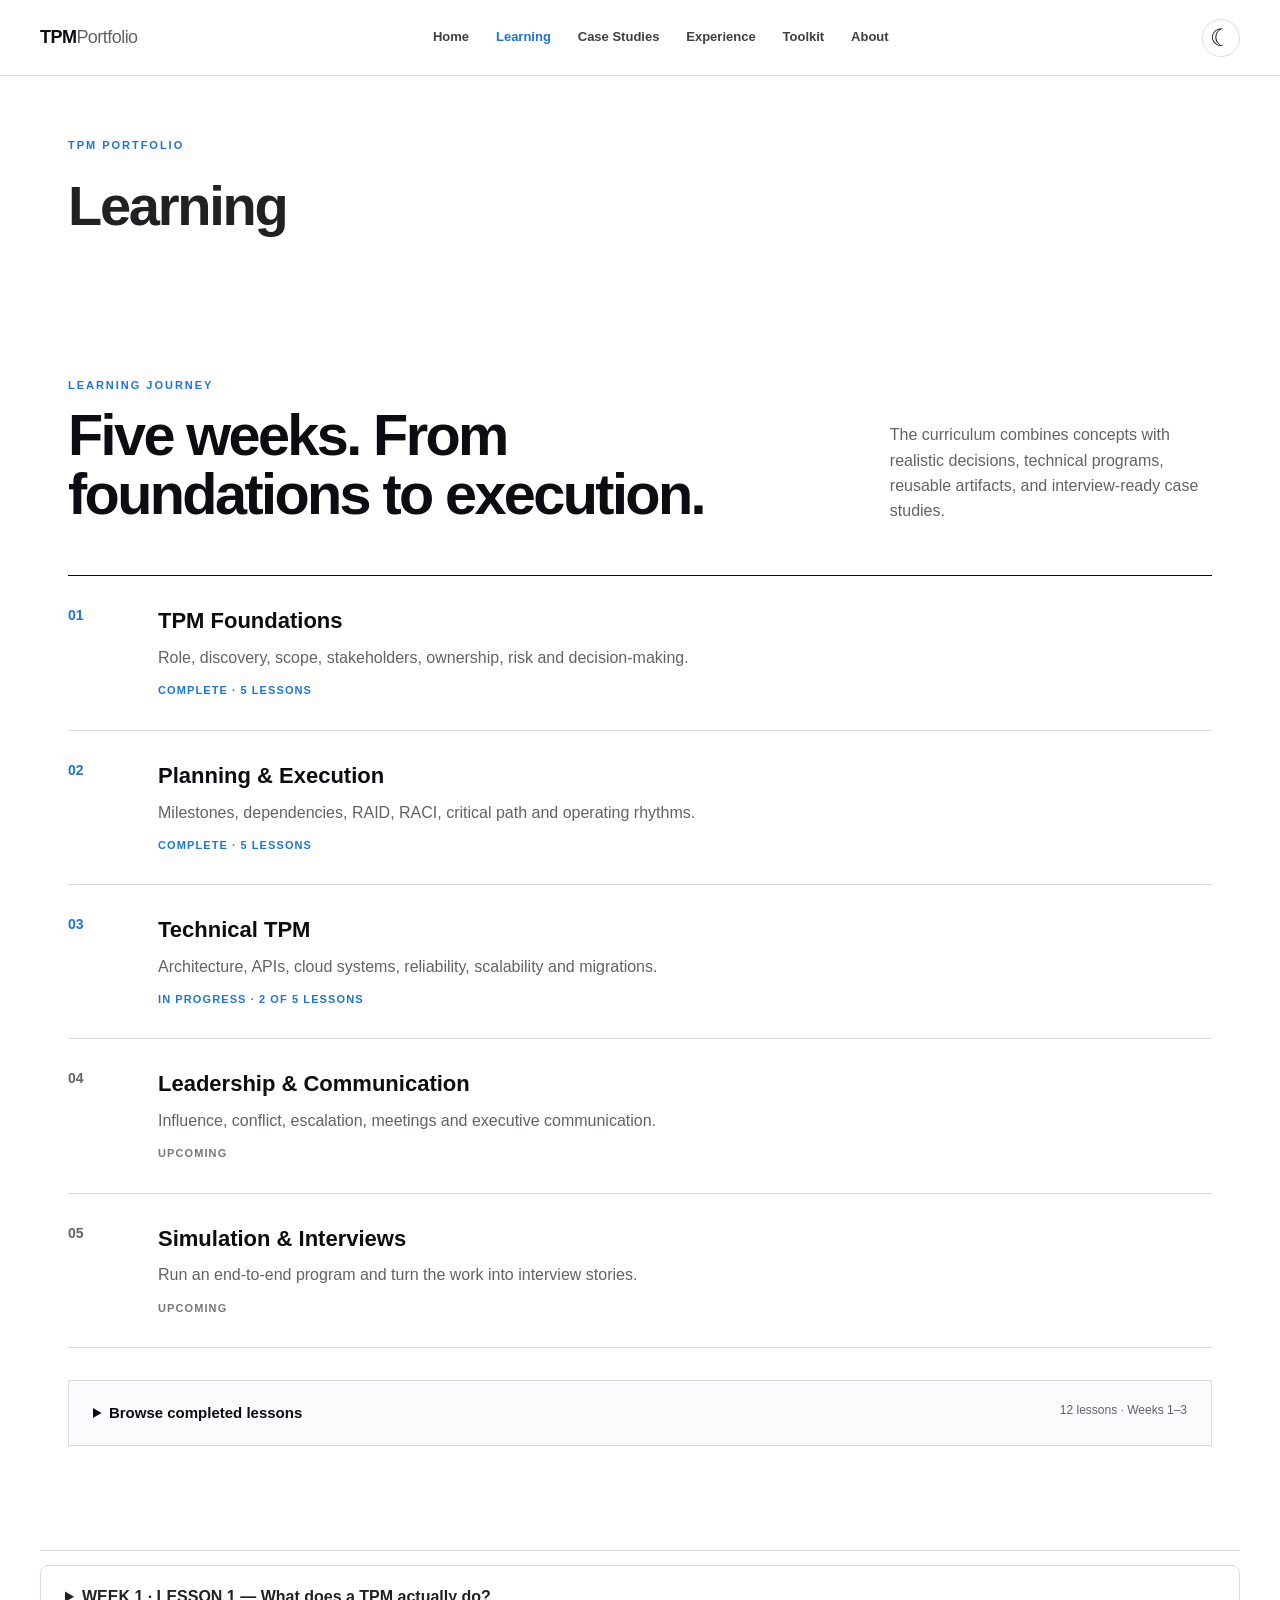
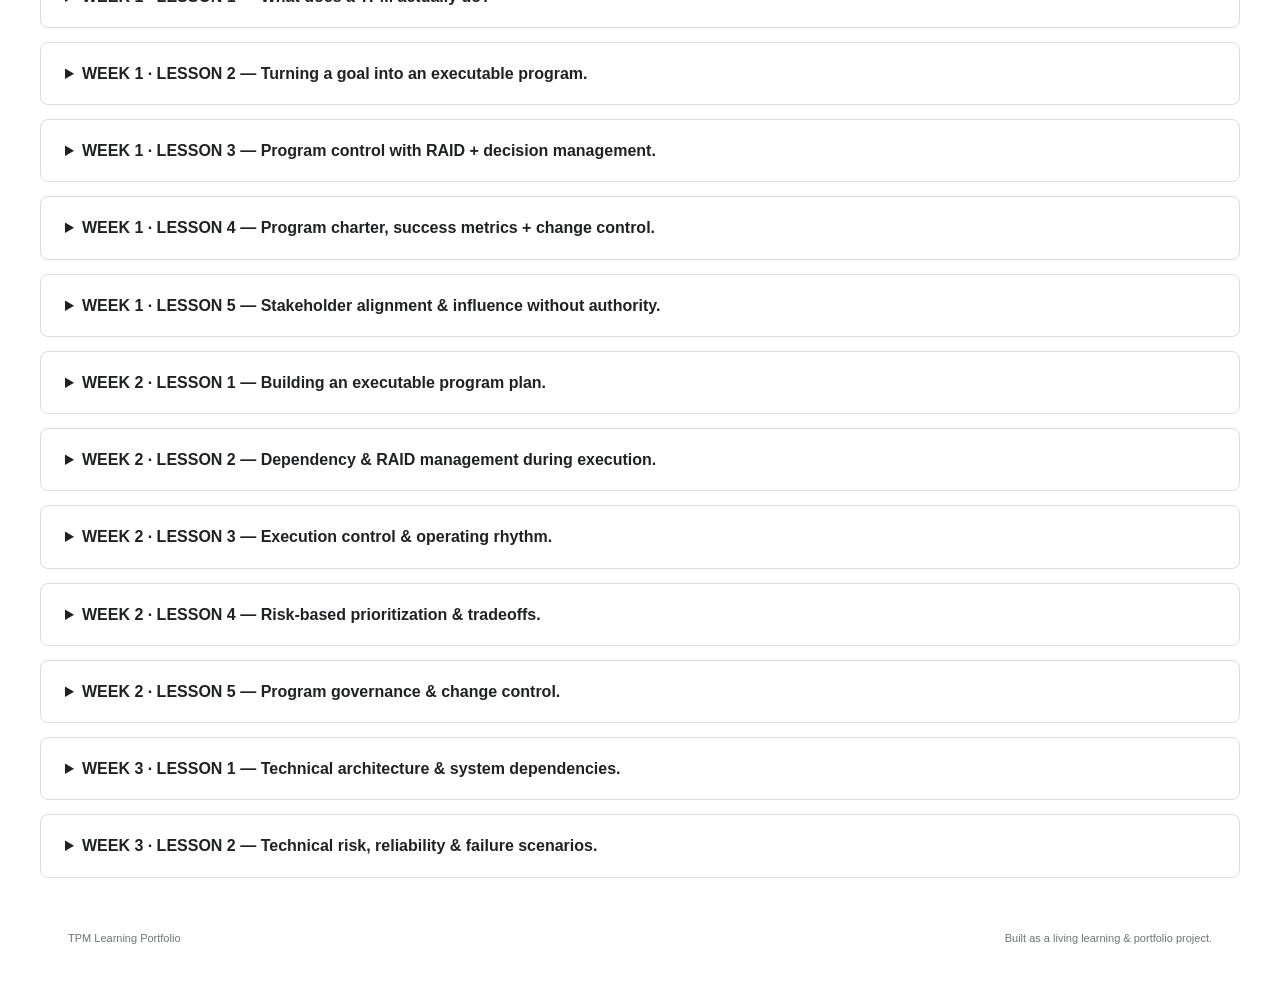
<file: learning.html>
<!DOCTYPE html>

<html lang="en"><head><script>try{const saved=localStorage.getItem('tpm-theme');document.documentElement.dataset.theme=saved==='dark'||saved==='light'?saved:(matchMedia('(prefers-color-scheme: dark)').matches?'dark':'light')}catch(e){document.documentElement.dataset.theme='light'}</script><meta charset="utf-8"/><meta content="width=device-width,initial-scale=1" name="viewport"/><meta content="Technical Program Management portfolio" name="description"/><title>Learning | TPM Portfolio</title><link href="styles.css?v=26" rel="stylesheet"/><script defer="" src="theme.js?v=26"></script></head><body><header class="nav"><a class="brand" href="index.html">TPM<span>Portfolio</span></a><nav aria-label="Main navigation"><a href="index.html">Home</a><a aria-current="page" href="learning.html">Learning</a><a href="case-studies.html">Case Studies</a><a href="experience.html">Experience</a><a href="toolkit.html">Toolkit</a><a href="about.html">About</a></nav><button aria-label="Switch to dark theme" aria-pressed="false" class="theme-toggle" title="Toggle light/dark theme" type="button"><span aria-hidden="true" class="theme-icon">☾</span></button></header><main id="top"><section class="page-intro"><span class="kicker">TPM PORTFOLIO</span><h1>Learning</h1></section><section class="section" id="journey"><div class="section-head"><div><span class="kicker">LEARNING JOURNEY</span><h2>Five weeks. From foundations to execution.</h2></div><p>The curriculum combines concepts with realistic decisions, technical programs, reusable artifacts, and interview-ready case studies.</p></div><div class="weeks">
<article class="week active"><span>01</span><div><h3>TPM Foundations</h3><p>Role, discovery, scope, stakeholders, ownership, risk and decision-making.</p><small>COMPLETE · 5 LESSONS</small></div></article>
<article class="week active"><span>02</span><div><h3>Planning &amp; Execution</h3><p>Milestones, dependencies, RAID, RACI, critical path and operating rhythms.</p><small>COMPLETE · 5 LESSONS</small></div></article>
<article class="week active"><span>03</span><div><h3>Technical TPM</h3><p>Architecture, APIs, cloud systems, reliability, scalability and migrations.</p><small>IN PROGRESS · 2 OF 5 LESSONS</small></div></article>
<article class="week"><span>04</span><div><h3>Leadership &amp; Communication</h3><p>Influence, conflict, escalation, meetings and executive communication.</p><small>UPCOMING</small></div></article>
<article class="week"><span>05</span><div><h3>Simulation &amp; Interviews</h3><p>Run an end-to-end program and turn the work into interview stories.</p><small>UPCOMING</small></div></article></div><details class="lesson-directory"><summary>Browse completed lessons <span>12 lessons · Weeks 1–3</span></summary><div class="lesson-links">
<div class="lesson-week"><h3>Week 1 <span>5 lessons</span></h3>
<a href="learning.html#lesson1"><strong>Lesson 1:</strong> TPM Foundations &amp; Discovery</a>
<a href="learning.html#lesson2"><strong>Lesson 2:</strong> Program Planning &amp; Dependencies</a>
<a href="learning.html#lesson3"><strong>Lesson 3:</strong> RAID &amp; Decisions</a>
<a href="learning.html#lesson4"><strong>Lesson 4:</strong> Charter, Scope &amp; Success Metrics</a>
<a href="learning.html#lesson5"><strong>Lesson 5:</strong> Stakeholder Alignment &amp; Influence</a>
</div>
<div class="lesson-week"><h3>Week 2 <span>5 lessons</span></h3>
<a href="learning.html#week2lesson1"><strong>Lesson 1:</strong> Executable Program Plan</a>
<a href="learning.html#week2lesson2"><strong>Lesson 2:</strong> Dependency &amp; RAID Management</a>
<a href="learning.html#week2lesson3"><strong>Lesson 3:</strong> Execution Control</a>
<a href="learning.html#week2lesson4"><strong>Lesson 4:</strong> Prioritization &amp; Tradeoffs</a>
<a href="learning.html#week2lesson5"><strong>Lesson 5:</strong> Governance &amp; Change Control</a>
</div>
<div class="lesson-week"><h3>Week 3 <span>2 lessons completed</span></h3>
<a href="learning.html#week3lesson1"><strong>Lesson 1:</strong> Technical Architecture &amp; Dependencies</a>
<a href="learning.html#week3lesson2"><strong>Lesson 2:</strong> Reliability &amp; Failure Scenarios</a>
</div>
</div></details></section><details class="lesson-collapse" id="lesson1"><summary>WEEK 1 · LESSON 1 — What does a TPM actually do?</summary><section class="section lesson"><div class="section-head"><div><span class="kicker">WEEK 1 · LESSON 1</span><h2>What does a TPM actually do?</h2></div><span class="complete">✓ COMPLETE</span></div><div class="callout"><strong>Core idea</strong><p>A TPM creates structure around a complex technical goal and drives multiple teams toward a successful outcome.</p></div><div class="flow"><span>DEFINE</span><i>→</i><span>PLAN</span><i>→</i><span>ALIGN</span><i>→</i><span>EXECUTE</span><i>→</i><span>UNBLOCK</span><i>→</i><span>COMMUNICATE</span></div>
<div class="lesson-grid"><article><h3>1 · Start with discovery</h3><p>Before building a schedule, understand the program.</p><div class="memory">WHY → WHAT → WHO → TECH → DEPENDENCIES → METRICS → TIME → RISKS</div><p>Ask why the program exists, what must be delivered, who owns or depends on it, how the technology works, how success is measured, and what could prevent delivery.</p></article><article><h3>2 · Establish O-S-S-M</h3><dl><dt>Objective</dt><dd>Why are we doing this?</dd><dt>Scope</dt><dd>What exactly are we delivering?</dd><dt>Stakeholders</dt><dd>Who owns, influences or depends on this?</dd><dt>Metrics</dt><dd>How will we know we succeeded?</dd></dl></article><article><h3>3 · Scope ≠ schedule</h3><p><b>Scope</b> is WHAT we committed to deliver. <b>Schedule</b> is WHEN we committed to deliver it.</p><p class="example">Example: “100% of telemetry migrated” is scope/completion criteria. “Within six months” is schedule.</p><p>If a team proposes 70% now and 30% later, the TPM surfaces that as a change to the original commitment.</p></article><article><h3>4 · Know the owners</h3><dl><dt>Executive sponsor</dt><dd>Senior leader supporting major organizational escalations.</dd><dt>Service owner</dt><dd>Team accountable for the platform or system.</dd><dt>Producer / consumer owners</dt><dd>Teams sending or receiving data.</dd><dt>Decision owner</dt><dd>Person authorized to approve a tradeoff.</dd></dl><p class="rule">A TPM does not make every decision. A TPM gets the right decision to the right owner with the right information.</p></article><article><h3>5 · Manage dependencies</h3><p>A dependency is work that must happen before another outcome can happen.</p><div class="stack"><span>Azure scaling fix</span><b>↓</b><span>Load test</span><b>↓</b><span>Security validation</span><b>↓</b><span>100% migration</span></div><p>Ask: Who owns it? When is it needed? What happens if it slips?</p></article><article><h3>6 · Move risk discovery left</h3><p>Find important problems as early as possible. In the exercise, production-scale load testing exposed a scaling limit before full migration.</p><div class="memory">EARLY VALIDATION → EARLIER MITIGATION → LOWER PROGRAM RISK</div></article><article class="wide"><h3>7 · Turn technical problems into decisions</h3><div class="decision-flow"><span>PROBLEM</span><i>→</i><span>EVIDENCE</span><i>→</i><span>IMPACT</span><i>→</i><span>OPTIONS</span><i>→</i><span>RECOMMENDATION</span><i>→</i><span>DECISION</span></div><div class="example-box"><b>Example</b><p><strong>Problem:</strong> Peak volume exceeds demonstrated platform performance.</p><p><strong>Evidence:</strong> 9M events/sec succeeds; at 12M, 1.5% arrives late.</p><p><strong>Impact:</strong> Security will not approve full migration.</p><p><strong>Options:</strong> Delay, phase 70/30, or find another safe mitigation.</p><p><strong>Recommendation:</strong> Phase the migration when Security and dependent teams validate the approach.</p><p><strong>Decision:</strong> Leadership approves any change to the original program commitment.</p></div></article><article class="wide"><h3>8 · Communicate at the right altitude</h3><p>Engineers may need detailed test results. Leadership usually needs the decision-ready version:</p><div class="five"><span>What's wrong?</span><span>What's the impact?</span><span>What are our options?</span><span>What do you recommend?</span><span>Who needs to decide?</span></div></article></div>
<div class="cheat"><span>LESSON 1 CHEAT CODE</span><h3>What happened? → Why does it matter? → What can we do? → What do I recommend? → Who decides?</h3></div></section></details><details class="lesson-collapse" id="lesson2"><summary>WEEK 1 · LESSON 2 — Turning a goal into an executable program.</summary><section class="section lesson"><div class="section-head"><div><span class="kicker">WEEK 1 · LESSON 2</span><h2>Turning a goal into an executable program.</h2></div><span class="complete">✓ COMPLETE</span></div><div class="callout"><strong>Core idea</strong><p>A TPM turns an outcome into coordinated execution by defining workstreams, milestones, owners, dependencies, risks, mitigations and decision points.</p></div><div class="flow"><span>OUTCOME</span><i>→</i><span>WORKSTREAMS</span><i>→</i><span>MILESTONES</span><i>→</i><span>OWNERS</span><i>→</i><span>DEPENDENCIES</span><i>→</i><span>EXECUTION</span></div>
<div class="lesson-grid"><article><h3>1 · Build workstreams around outcomes</h3><p>Break a large program into logical areas with clear ownership and deliverables.</p><div class="memory">WORKSTREAM → OWNER → DELIVERABLE</div><p>For the migration exercise: Platform Scaling, Data Pipeline Preparation, Security Validation, Operational Readiness and Phase 1 Migration.</p></article><article><h3>2 · Milestones are not tasks</h3><p>A task is work someone performs. A milestone is a meaningful program state.</p><p class="example">Task: run load tests. Milestone: production capacity validated.</p><p>Milestones tell leadership what important state the program has reached.</p></article><article><h3>3 · Trace dependencies downstream</h3><p>When one team slips, do not stop at the local delay. Trace what it blocks.</p><div class="stack"><span>Data pipeline ready</span><b>↓</b><span>Security validation</span><b>↓</b><span>Phase 1 migration</span></div><p>A dependency delay can propagate through the program even when other teams remain on schedule.</p></article><article><h3>4 · Find the critical path</h3><p>The critical path is the chain of dependent work that determines the earliest program completion date.</p><p class="rule">Ask: Which work can actually move our completion date?</p><p>Not every task deserves the same level of attention.</p></article><article><h3>5 · Parallelize when dependencies allow</h3><p>One incompatible schema did not need to block validation of the other nineteen.</p><div class="memory">19 SCHEMAS → SECURITY VALIDATION IN PARALLEL<br/>SCHEMA #20 → REMEDIATION</div><p>Fast-tracking can recover schedule, but the TPM must understand the additional risk it introduces.</p></article><article><h3>6 · Communicate uncertainty precisely</h3><p>Do not call a milestone Green just because a mitigation exists.</p><dl><dt>Green</dt><dd>On track; no material threat to the commitment.</dd><dt>Yellow</dt><dd>Risk exists, but a credible mitigation or recovery plan is active.</dd><dt>Red</dt><dd>Commitment is materially off track or blocked.</dd></dl></article><article class="wide"><h3>7 · Make tradeoffs visible</h3><div class="decision-flow"><span>SCOPE</span><i>↔</i><span>SCHEDULE</span><i>↔</i><span>RESOURCES</span><i>↔</i><span>QUALITY / RISK</span></div><div class="example-box"><b>Resource conflict example</b><p><strong>Problem:</strong> Schema #20 needed two engineers from another program.</p><p><strong>Our impact without help:</strong> approximately two-week migration delay.</p><p><strong>Other program impact:</strong> approximately three-day internal milestone shift while its Week 10 launch remained protected by contingency.</p><p><strong>Recommendation:</strong> temporarily allocate the engineers because the organizational impact was lower and both external commitments remained protected.</p></div></article><article class="wide"><h3>8 · Escalate decisions, not frustration</h3><p>Escalate when a material program decision cannot be resolved at the current level and requires authority you do not have.</p><div class="five"><span>Problem</span><span>Evidence</span><span>Impact</span><span>Recommendation</span><span>Decision needed</span></div><p class="rule">Good escalation makes leadership decision-ready.</p></article><article class="wide"><h3>9 · Give executive-ready status</h3><p>Compress the program into what leadership needs to know.</p><div class="memory">STATUS → RISK → MITIGATION → FORECAST / NEXT STEP</div><p class="example">Phase 1 remains achievable for Week 7, with Schema #20 as the primary risk. Additional engineering support is addressing compatibility while Security validates the other schemas in parallel. SRE readiness is complete; the Azure scaling fix remains on track for Week 8 before peak-volume validation and Phase 2.</p></article></div>
<div class="cheat"><span>LESSON 2 CHEAT CODE</span><h3>Outcome → Workstreams → Milestones → Owners → Dependencies → Critical Path → Risks → Mitigation → Tradeoffs → Decisions</h3></div></section></details><details class="lesson-collapse" id="lesson3"><summary>WEEK 1 · LESSON 3 — Program control with RAID + decision management.</summary><section class="section lesson"><div class="section-head"><div><span class="kicker">WEEK 1 · LESSON 3</span><h2>Program control with RAID + decision management.</h2></div><span class="complete">✓ COMPLETE</span></div><div class="callout"><strong>Core idea</strong><p>A TPM keeps execution under control by making uncertainty, active problems, dependencies and time-sensitive decisions visible, owned and actionable.</p></div><div class="flow"><span>IDENTIFY</span><i>→</i><span>CLASSIFY</span><i>→</i><span>OWN</span><i>→</i><span>MITIGATE</span><i>→</i><span>DECIDE</span><i>→</i><span>FOLLOW UP</span></div>
<div class="lesson-grid"><article><h3>1 · Know RAID</h3><dl><dt>Risk</dt><dd>Something that may happen and affect the program.</dd><dt>Assumption</dt><dd>Something the plan currently treats as true but has not fully validated.</dd><dt>Issue</dt><dd>A problem that has already happened or is currently true.</dd><dt>Dependency</dt><dd>Work, approval or a decision required for another outcome to proceed.</dd></dl><div class="memory">MAY HAPPEN → RISK · EXPECT / BELIEVE → ASSUMPTION · HAS HAPPENED → ISSUE · NEEDS SOMETHING ELSE → DEPENDENCY</div></article><article><h3>2 · Score risks with evidence</h3><p>Assess probability and impact separately. A high-impact risk is not automatically high probability.</p><p class="rule">Ask what evidence supports the probability rating and what commitment is affected if the risk materializes.</p></article><article><h3>3 · Mitigation ≠ contingency</h3><p><b>Mitigation</b> reduces probability or impact before a risk occurs. <b>Contingency</b> defines what the team will do if the risk occurs.</p><p class="example">Mitigation: test scaling improvements incrementally. Contingency: hold at the validated workload and reforecast Phase 2 if full scaling is not ready.</p></article><article><h3>4 · Convert materialized risks into issues</h3><p>If a committed Week 8 milestone is officially reforecast to Week 10, the uncertainty about missing Week 8 is gone.</p><div class="stack"><span>Risk: Azure may miss Week 8</span><b>↓</b><span>Trigger: Week 8 no longer achievable</span><b>↓</b><span>Issue: current forecast is Week 10</span></div><p>Preserve the history: mark the original risk materialized/closed and track the active issue plus any new downstream risks.</p></article><article><h3>5 · Re-plan from the new facts</h3><p>A delay does not always mean the whole program must wait. In the exercise, partial scaling supported a validated 10.5M events/sec.</p><p class="example">Security approved testing at the intermediate capacity, creating an option to migrate additional telemetry safely while the full storage fix continued.</p></article><article><h3>6 · Decisions can be dependencies</h3><p>A decision made after its needed-by date can cause the same damage as a late technical deliverable.</p><div class="memory">DECISION → OWNER → OPTIONS → RECOMMENDATION → NEEDED-BY DATE → OUTCOME → FOLLOW-UP</div><p>Track decision latency instead of allowing approvals to sit invisibly in inboxes.</p></article><article class="wide"><h3>7 · RAID log artifact</h3><div class="example-box"><b>Example RAID entry</b><p><strong>Risk:</strong> Azure scaling remediation may miss the committed Week 8 milestone.</p><p><strong>Probability:</strong> Medium, pending Azure confidence assessment.</p><p><strong>Impact:</strong> High — Phase 2 and final migration depend on validated 12M capacity.</p><p><strong>Owner:</strong> Azure Platform.</p><p><strong>Mitigation:</strong> Track intermediate milestones, test improvements incrementally, phase work where safe, and identify resources that can accelerate critical-path work.</p><p><strong>Trigger:</strong> Intermediate milestone missed or confidence in Week 8 materially drops.</p><p><strong>Contingency:</strong> Maintain the validated workload, evaluate additional safe migration, reforecast Phase 2 and escalate options.</p></div></article><article class="wide"><h3>8 · Decision log artifact</h3><div class="example-box"><b>Example decision</b><p><strong>Decision:</strong> Proceed with intermediate migration from 70% → 85%.</p><p><strong>Decision owner:</strong> Engineering Director.</p><p><strong>Options:</strong> Remain at 70% until full remediation, or migrate to the validated 85% level.</p><p><strong>Recommendation:</strong> Proceed to 85%.</p><p><strong>Rationale:</strong> Earlier legacy cost reduction, additional production learning, increased confidence and a smaller final cutover.</p><p><strong>Follow-up:</strong> Complete storage remediation → 12M validation → Security approval → 100% migration.</p></div></article><article class="wide"><h3>9 · Escalate decision latency with impact</h3><p>Do not send a generic reminder when a decision is time-critical. Restate the recommendation, readiness, needed-by date and consequence of waiting.</p><div class="five"><span>Decision owner</span><span>Needed-by date</span><span>Recommendation</span><span>Impact of delay</span><span>Next action</span></div><p class="rule">Trace the impact before claiming that a delay threatens the final program deadline.</p></article></div>
<div class="cheat"><span>LESSON 3 CHEAT CODE</span><h3>Risk may happen · Issue has happened · Mitigate before · Contingency after · Decisions have owners and deadlines</h3></div></section></details><details class="lesson-collapse" id="lesson4"><summary>WEEK 1 · LESSON 4 — Program charter, success metrics + change control.</summary><section class="section lesson"><div class="section-head"><div><span class="kicker">WEEK 1 · LESSON 4</span><h2>Program charter, success metrics + change control.</h2></div><span class="complete">✓ COMPLETE</span></div><div class="callout"><strong>Core idea</strong><p>A TPM turns an ambiguous goal into an agreed program baseline: why the work matters, what is in and out of scope, how success is measured, who owns what, which constraints matter, and how changes will be evaluated.</p></div><div class="flow"><span>WHY</span><i>→</i><span>WHAT</span><i>→</i><span>SUCCESS</span><i>→</i><span>WHO</span><i>→</i><span>WHEN</span><i>→</i><span>CONSTRAINTS</span></div>
<div class="lesson-grid"><article><h3>1 · Define the problem before the solution</h3><p>The legacy telemetry platform is expensive to operate, difficult to scale as volume grows, and requires significant engineering maintenance.</p><p class="rule">The problem statement explains why the program exists. The objective describes the outcome the program should achieve.</p></article><article><h3>2 · Make success measurable</h3><p>Separate execution progress from final success criteria. Schema validation is a milestone; 100% required telemetry migrated is a program outcome.</p><div class="memory">OBJECTIVE → SUCCESS CRITERIA → EVIDENCE</div><p>Leading indicators help predict success; lagging metrics confirm the outcome already achieved.</p></article><article><h3>3 · Set explicit scope boundaries</h3><p><b>In scope:</b> 20 required telemetry schemas, validated 12M peak capacity, Security approval, operational readiness and legacy decommission readiness.</p><p><b>Out of scope:</b> unrelated schemas, new telemetry capabilities, scaling beyond the agreed 12M requirement, and unrelated downstream redesign.</p></article><article><h3>4 · Clarify ownership</h3><p>The TPM owns program orchestration—not every technical deliverable.</p><dl><dt>TPM</dt><dd>Structures execution, aligns owners, tracks milestones, dependencies, risks and decisions.</dd><dt>Engineering Director</dt><dd>Executive sponsor / major decision owner.</dd><dt>Technical teams</dt><dd>Own platform, pipeline, security and operational deliverables.</dd></dl></article><article><h3>5 · Prioritize constraints</h3><p>Two constraints pose the greatest threat to the six-month objective: telemetry reliability cannot materially degrade, and the platform must support the 12M peak workload.</p><div class="stack"><span>12M capacity</span><b>↓</b><span>Performance + reliability validation</span><b>↓</b><span>Security approval</span><b>↓</b><span>100% migration</span></div></article><article><h3>6 · Use the charter as a baseline</h3><p>If leadership later asks for 19M events/sec, do not silently absorb the request. Treat it as a scope change and evaluate business need, technical feasibility, schedule, resources, security, operations and risk.</p><div class="memory">CHANGE REQUEST → IMPACT ANALYSIS → OPTIONS → RECOMMENDATION → DECISION → UPDATED BASELINE</div></article>
<article class="wide"><h3>7 · Program Charter artifact</h3><div class="example-box"><b>Cloud Security Data Platform Migration · Sanitized Learning Simulation</b><p><strong>Problem:</strong> The legacy telemetry platform is costly to operate, difficult to scale and requires significant engineering maintenance.</p><p><strong>Objective:</strong> Migrate security telemetry to a scalable, lower-cost managed platform while reducing operational and engineering maintenance overhead.</p><p><strong>Success criteria:</strong> 100% of required telemetry migrated; 12M peak events/sec validated within agreed performance requirements; Security Analytics approves telemetry completeness and detection reliability; monitoring, alerting, incident response and rollback are production-ready; expected business savings are validated and maintenance overhead is materially reduced.</p><p><strong>In scope:</strong> 20 required schemas; platform capacity validation; pipeline migration; Security validation; operational readiness; legacy decommission readiness.</p><p><strong>Out of scope:</strong> unrelated schemas; new telemetry capabilities; capacity beyond 12M; unrelated downstream application redesign.</p><p><strong>Ownership:</strong> Engineering Director — executive sponsor / decision owner; TPM — program orchestration; Azure Platform — scalability; Data Engineering — pipelines and migration; Security Analytics — validation and approval; SRE — production readiness.</p><p><strong>Key constraints:</strong> six-month target; Security approval gate; 12M peak capacity; specialized Azure resources; no material reliability degradation.</p><p><strong>Top risks:</strong> platform performance may not meet 12M requirements; stakeholder interpretations of scope/success/ownership may diverge; legacy decommission readiness may slip and extend dual-platform cost.</p></div></article>
<article class="wide"><h3>8 · TPM tools in practice</h3><div class="five"><span>Program Charter · Build</span><span>Confluence / Notion · Know</span><span>Jira / Azure DevOps · Know</span><span>RACI / DACI · Know</span><span>RAID + Decision Log · Practice</span></div><p>Tools support the operating model: documentation establishes the baseline, execution systems track work, RACI/DACI clarify ownership, and RAID/decision logs keep uncertainty and tradeoffs visible.</p></article></div>
<div class="cheat"><span>LESSON 4 CHEAT CODE</span><h3>Baseline first · Measure success · Bound the scope · Clarify ownership · Analyze changes before changing commitments</h3></div></section></details><details class="lesson-collapse" id="lesson5"><summary>WEEK 1 · LESSON 5 — Stakeholder alignment &amp; influence without authority.</summary><section class="section lesson"><div class="section-head"><div><span class="kicker">WEEK 1 · LESSON 5</span><h2>Stakeholder alignment &amp; influence without authority.</h2></div><span class="complete">✓ COMPLETE</span></div><div class="callout"><strong>Core idea</strong><p>Alignment does not require everyone to agree. A TPM uncovers stakeholder interests, clarifies decision ownership, quantifies tradeoffs, creates workable options and escalates unresolved conflicts to the right owner.</p></div><div class="flow"><span>POSITIONS</span><i>→</i><span>INTERESTS</span><i>→</i><span>EVIDENCE</span><i>→</i><span>OPTIONS</span><i>→</i><span>RECOMMENDATION</span><i>→</i><span>DECISION</span></div>
<div class="lesson-grid"><article><h3>1 · Map influence and interest</h3><p>Stakeholders care about different outcomes. Engineering may protect schedule, Security protects detection integrity, SRE protects operational reliability, Finance tracks cost, and leadership owns the broader business outcome.</p><div class="memory">HIGH INFLUENCE + HIGH INTEREST → MANAGE CLOSELY</div></article><article><h3>2 · Separate positions from interests</h3><p>A stated position is not always the underlying need. “Finish in two days” may mean protect schedule. “We need five days” may mean preserve three days of required validation while managing a resource conflict.</p><p class="rule">Solve for the interests before arguing over the positions.</p></article><article><h3>3 · Influence with evidence</h3><p>Challenge assumptions on both sides. Ask what is technically required, what is normal practice, what happens if a date moves, what can run in parallel, and which risks remain after mitigation.</p><div class="memory">CONSTRAINT ≠ PREFERENCE · REQUIREMENT ≠ HABIT</div></article><article><h3>4 · Quantify the tradeoff</h3><p>In the executive scenario, standard Security validation required five business days. With dedicated support and parallel Engineering preparation, full required coverage could be completed in three days.</p><p class="example">At ~$80K per five-day week of dual-platform operation, three days cost ~$48K and save ~$32K versus the standard validation timeline.</p></article><article><h3>5 · Respect decision boundaries</h3><p>Program authority does not automatically override technical approval. An Engineering sponsor can own delivery decisions while Security owns security approval and SRE owns operational-readiness requirements.</p><p class="rule">Escalate ownership conflicts; do not silently override another function's gate.</p></article><article><h3>6 · Escalate a decision, not a disagreement</h3><p>Bring the right owners a clear decision: the conflict, evidence, business and technical impacts, viable options, recommendation, residual risk and the decision needed.</p><div class="memory">RIGHT DECISION → RIGHT OWNER → RIGHT INFORMATION → RIGHT TIME</div></article>
<article class="wide"><h3>7 · Stakeholder Alignment Map artifact</h3><div class="example-box"><b>Cloud Security Data Platform Migration · Sanitized Learning Simulation</b><p><strong>Engineering Director · High influence / high interest:</strong> Owns major delivery tradeoffs. Primary interest: complete migration and reduce dual-platform cost. Engagement: decision-ready options, quantified impact and explicit asks.</p><p><strong>Security Analytics · High influence / high interest:</strong> Owns telemetry validation and security approval. Primary interest: detection completeness and reliability. Engagement: involve before cutover decisions; clarify minimum evidence and safe acceleration options.</p><p><strong>SRE · High influence / high interest:</strong> Owns operational readiness and production support expectations. Primary interest: monitoring, incident response and rollback coverage. Engagement: validate staffing assumptions, residual risk and escalation paths before launch.</p><p><strong>Engineering · High interest:</strong> Owns migration execution. Primary interest: readiness, schedule and efficient use of engineering capacity. Engagement: trace schedule impacts, parallelize preparation and clarify rollback responsibilities.</p><p><strong>Finance · Consulted:</strong> Quantifies business impact of continued dual-platform operation. Engagement: convert vague cost pressure into decision-quality numbers.</p><p><strong>TPM · Driver:</strong> Connects interests, evidence, dependencies and ownership; develops options and recommendations without taking over another team's technical authority.</p></div></article>
<article class="wide"><h3>8 · TPM tools in practice</h3><div class="five"><span>Stakeholder Map · Build</span><span>RACI / DACI · Practice</span><span>Decision Log · Practice</span><span>Program Charter · Connect</span><span>Miro / Lucidchart · Know</span></div><p>The artifact matters more than the software. A stakeholder map can live in Miro, Lucidchart, Slides or a spreadsheet; RACI/DACI and the decision log connect stakeholder influence to explicit ownership and decisions.</p></article></div>
<div class="cheat"><span>LESSON 5 CHEAT CODE</span><h3>Understand the interest · Test the constraint · Quantify the tradeoff · Respect ownership · Escalate the decision</h3></div></section></details><details class="lesson-collapse" id="week2lesson1"><summary>WEEK 2 · LESSON 1 — Building an executable program plan.</summary><section class="section lesson"><div class="section-head"><div><span class="kicker">WEEK 2 · LESSON 1</span><h2>Building an executable program plan.</h2></div><span class="complete">✓ COMPLETE</span></div><div class="callout"><strong>Core idea</strong><p>A useful program plan exposes meaningful milestones, the dependencies between them, the path controlling delivery, and where work can safely overlap without hiding risk.</p></div><div class="flow"><span>MILESTONES</span><i>→</i><span>DEPENDENCIES</span><i>→</i><span>CRITICAL PATH</span><i>→</i><span>FAST-TRACK</span><i>→</i><span>FLOAT</span><i>→</i><span>FORECAST</span></div>
<div class="lesson-grid"><article><h3>1 · Milestones are meaningful states</h3><p>Translate task lists into outcomes leadership can reason about: production infrastructure ready, application integration complete, Security approved, operational readiness approved, and launch complete.</p><p class="rule">Track the state the program must reach, not every activity required to get there.</p></article><article><h3>2 · Model dependencies precisely</h3><p>A dependency should describe what deliverable or milestone blocks another outcome—not simply which team comes first.</p><div class="memory">PLATFORM READY → FINAL APP INTEGRATION → SECURITY APPROVAL → SRE APPROVAL → LAUNCH</div></article><article><h3>3 · Find the critical path</h3><p>The critical path is the longest dependent path controlling the earliest possible completion date. It can move as forecasts change.</p><p class="example">Technical W10 + Compliance W8 → Technical controls launch. If Compliance slips to W11, Compliance becomes the critical path.</p></article><article><h3>4 · Fast-track safely</h3><p>When Platform slipped, Application did two weeks of independent work in the test environment while networking remediation continued. Only final integration waited for the production-like environment.</p><p class="rule">Before adding people or cutting scope, inspect the dependency chain for safe parallel work.</p></article><article><h3>5 · Understand float and contingency</h3><p>Float is how much a task or path can slip without moving overall completion. Contingency is schedule capacity protecting the broader commitment.</p><p class="example">Compliance at W9 with Technical at W10 has roughly one week of float. A move into W10 may consume float without delaying launch.</p></article><article><h3>6 · Separate target, forecast and commitment</h3><p>A better forecast does not automatically justify tightening the commitment. In the exercise, W10 remained the target/forecast while W12 stayed committed because Platform confidence was 80% and fast-tracking introduced rework risk.</p><div class="memory">TARGET ≠ FORECAST ≠ COMMITMENT ≠ DEADLINE</div></article>
<article class="wide"><h3>7 · Program Milestone &amp; Dependency Plan artifact</h3><div class="example-box"><b>Cloud Service Launch · Sanitized Learning Simulation</b><p><strong>Commitment:</strong> Production-ready by Week 12. <strong>Working forecast:</strong> Week 10.</p><p><strong>Technical path:</strong> Platform readiness → Application integration → Security approval → SRE production-readiness approval → Launch.</p><p><strong>Parallel Compliance path:</strong> Engineering evidence → Compliance review → Compliance approval → Launch.</p><p><strong>Fast-tracking decision:</strong> Application completed two weeks of work in the existing test environment while Platform networking remediation continued, leaving only final integration dependent on the production-like environment.</p><p><strong>Critical-path shift:</strong> Technical initially controlled W10 launch; Compliance became critical when approval moved to W11; decomposing two independent documents and reviewing evidence incrementally recovered Compliance to W9, returning Technical to the critical path.</p><p><strong>Risk control:</strong> Compliance validated the evidence format before full document creation, reducing rework risk while Engineering and Compliance worked in parallel.</p><p><strong>Schedule principle:</strong> A local milestone slip does not equal a program slip. Trace downstream impact, remaining float, and the controlling path before changing the launch forecast.</p></div></article>
<article class="wide"><h3>8 · TPM tools in practice</h3><div class="five"><span>Jira / Azure DevOps · Know</span><span>Milestone Plan · Build</span><span>Dependency Tracker · Build</span><span>Critical Path · Practice</span><span>Roadmap / Spreadsheet · Practice</span></div><p>Tools such as Jira and Azure DevOps can represent milestones, owners, dependencies and status, but the TPM must first model the program correctly. The artifact demonstrates the reasoning behind the tool configuration.</p></article></div>
<div class="cheat"><span>WEEK 2 · LESSON 1 CHEAT CODE</span><h3>Define the milestone · Trace what blocks it · Find the controlling path · Parallelize safely · Protect float · Update the forecast with evidence</h3></div></section></details><details class="lesson-collapse" id="week2lesson2"><summary>WEEK 2 · LESSON 2 — Dependency &amp; RAID management during execution.</summary><section class="section lesson"><div class="section-head"><div><span class="kicker">WEEK 2 · LESSON 2</span><h2>Dependency &amp; RAID management during execution.</h2></div><span class="complete">✓ COMPLETE</span></div><div class="callout"><strong>Core idea</strong><p>Execution control means detecting change early, decomposing it into RAID entries, assigning the right owner, tracing downstream impact, defining escalation triggers, and closing issues only after the resolution is validated.</p></div><div class="flow"><span>DETECT</span><i>→</i><span>CLASSIFY</span><i>→</i><span>OWN</span><i>→</i><span>MITIGATE</span><i>→</i><span>ESCALATE</span><i>→</i><span>VALIDATE</span><i>→</i><span>CLOSE</span></div>
<div class="lesson-grid"><article><h3>1 · Decompose one event into RAID</h3><p>A third-party API authentication change created multiple program-control entries rather than one generic problem.</p><div class="memory">MAY HAPPEN → RISK · TREATING AS TRUE → ASSUMPTION · CURRENT REALITY → ISSUE · RELIES ON → DEPENDENCY</div><p class="example">Risk: integration testing may fail. Assumption: migration can complete in 3–5 days. Issue: legacy authentication will be retired. Dependency: a core application workflow requires the API.</p></article><article><h3>2 · Track dependency health, not just existence</h3><p>A useful dependency record includes the owner, needed-by date, current forecast, downstream milestones, status, and escalation trigger.</p><p class="rule">A dependency can exist for months; what matters during execution is whether it is healthy enough to protect the program plan.</p></article><article><h3>3 · Technical owner ≠ TPM owner</h3><p>Application Engineering owned the compatibility fix. The TPM owned schedule coordination, downstream impact assessment, dependency/status updates, communication, and escalation when intervention was needed.</p><div class="memory">TEAM OWNS THE FIX · TPM OWNS PROGRAM IMPACT &amp; ORCHESTRATION</div></article><article><h3>4 · Issue severity drives program status</h3><p>A failed Security test became an issue because it had happened, but the program remained Yellow while root cause was unknown and recovery time remained.</p><p class="rule">An issue does not automatically make a program Red. Change status based on material impact to milestones, forecast, commitments, or required approvals.</p></article><article><h3>5 · Accelerate without reducing quality</h3><p>Security reduced validation from four days to two by assigning a second engineer to independent test suites. Test coverage remained unchanged, and the other review had sufficient float.</p><p class="example">The value was not simply speed: earlier validation created recovery time before the legacy authentication expired.</p></article><article><h3>6 · Close only after validation</h3><p>Identifying a test-configuration root cause did not close the issue. The sequence was correction → rerun → pass confirmed → Security approval → issue closed → dependency satisfied.</p><div class="memory">IDENTIFIED ≠ RESOLVED · FIXED ≠ VALIDATED · VALIDATED → CLOSE</div></article><article><h3>7 · Predefine escalation triggers</h3><p>Escalation should occur when a decision or intervention is needed beyond the team's authority—not simply because a problem exists.</p><p class="example">SRE confidence dropped from 90% to 60%. The TPM monitored actively, then escalated to the SRE Manager when the team confirmed an additional engineer was required to protect the W10 forecast.</p></article><article><h3>8 · Make the escalation decision-ready</h3><p>State the problem, impact, recommendation, decision owner, and needed-by time.</p><div class="memory">PROBLEM → IMPACT → RECOMMENDATION → DECISION OWNER → DECISION DEADLINE</div></article>
<article class="wide"><h3>9 · RAID &amp; Dependency Management Log artifact</h3><div class="example-box"><b>Cloud Service Launch · Sanitized Learning Simulation</b><p><strong>Issue:</strong> Third-party API provider is retiring API-key authentication at the end of W9. <strong>Owner:</strong> Application Engineering for integration; API provider for external service behavior.</p><p><strong>Dependency:</strong> Production launch requires the core application workflow to authenticate successfully with the provider's token-based method. <strong>Needed by:</strong> Security validation before W10 launch.</p><p><strong>Assumption:</strong> Authentication migration can be completed within the 3–5 day engineering estimate. <strong>Validation:</strong> Provider test environment used immediately to reduce estimate uncertainty.</p><p><strong>Risk:</strong> New authentication may fail integration or Security testing and reduce recovery time before legacy authentication retirement. <strong>Mitigation:</strong> Parallelize unaffected application work; test early; accelerate full Security validation with two engineers while preserving test coverage.</p><p><strong>Issue discovered:</strong> Credential-library compatibility problem during integration testing. Engineering owned remediation; TPM tracked schedule/downstream impact. Later, one token-expiration Security test failed and remained open until root cause, correction, rerun and approval were complete.</p><p><strong>Status:</strong> Yellow while active launch dependencies required mitigation; returned to Green after all Security tests passed and production approval was granted.</p><p><strong>Escalation trigger:</strong> Escalate when a dependency requires resources, priority, scope, schedule, or risk acceptance beyond the team's authority. Example: SRE staffing was escalated to the SRE Manager when one additional engineer became necessary to protect the W10 forecast.</p><p><strong>Resolution principle:</strong> Close issues only after the fix is implemented and validated; do not treat root-cause identification as resolution.</p></div></article>
<article class="wide"><h3>10 · TPM tools in practice</h3><div class="five"><span>RAID Log · Build</span><span>Dependency Tracker · Practice</span><span>Jira / Azure DevOps · Know</span><span>Escalation Trigger · Practice</span><span>Status Update · Practice</span></div><p>Jira, Azure DevOps, Confluence, Notion or a spreadsheet can store the log. The TPM value is the operating discipline: explicit ownership, evidence-based status, needed-by dates, triggers, downstream impact, and verified closure.</p></article></div>
<div class="cheat"><span>WEEK 2 · LESSON 2 CHEAT CODE</span><h3>Detect the change · Split it into RAID · Assign the owner · Trace the impact · Mitigate early · Escalate the decision · Validate before closing</h3></div></section></details><details class="lesson-collapse" id="week2lesson3"><summary>WEEK 2 · LESSON 3 — Execution control &amp; operating rhythm.</summary><section class="section lesson"><div class="section-head"><div><span class="kicker">WEEK 2 · LESSON 3</span><h2>Execution control &amp; operating rhythm.</h2></div><span class="complete">✓ COMPLETE</span></div><div class="callout"><strong>Core idea</strong><p>Keep program execution predictable with a lightweight cadence, immediate exception management, explicit handoffs, evidence-based status and decisions owned at the right level.</p></div><div class="flow"><span>DETECT CHANGE</span><i>→</i><span>ASSESS IMPACT</span><i>→</i><span>ALIGN OWNERS</span><i>→</i><span>ACT / DECIDE</span><i>→</i><span>VERIFY</span><i>→</i><span>REPORT</span></div>
<div class="lesson-grid"><article><h3>1 · Run a useful operating cadence</h3><p>Use a weekly 30-minute cross-team review with one lead each from Platform, Application, Security, Compliance and SRE. Teams retain their own standups; leadership receives a concise weekly asynchronous program update.</p><div class="memory">CHANGES → IMPACT → DECISIONS → OWNERS → DATES</div><p>Pre-read milestone and backlog status. Spend meeting time on changed forecasts, cross-team dependencies, blockers, risks, decisions and follow-ups—not task-by-task reporting.</p></article>
<article><h3>2 · Manage exceptions between meetings</h3><p>Urgent dependency changes should be communicated immediately, not saved for the next review. Confirm the deliverable, accountable owner, needed-by handoff time, acceptance criteria and downstream consequence.</p><p class="example">An API promised for “Tuesday” was insufficient when Application required it by Tuesday at 9:00 a.m. to preserve end-to-end testing.</p></article>
<article><h3>3 · Be firm without personalizing conflict</h3><p>When a document handoff was missed and the response was dismissive, the TPM returned to observable facts, the Security review's five-day requirement, and a specific delivery commitment.</p><div class="memory">FACTS → IMPACT → REQUEST → OWNER → DEADLINE</div><p>Address recurring communication failures through clear expectations and a written record; do not confuse an unpleasant interaction with a reason to escalate.</p></article>
<article><h3>4 · Separate workstream from program health</h3><p>Compliance could be Yellow due to a two-day evidence delay while overall launch remained Green with three days of float. Reassess when new facts reduce recovery time or threaten required approvals.</p><p class="rule">Status is about program impact and confidence, not the count of issues or stakeholders' preferences.</p></article>
<article><h3>5 · Use metrics with denominators</h3><p>Overdue dependencies rose from 2 to 8 while tracked dependencies rose from 10 to 40: the overdue rate stayed at 20%. Later, 5 of 50 were overdue, improving the rate to 10%.</p><div class="memory">OVERDUE RATE = OVERDUE ÷ TRACKED × 100</div><p>Check tracking consistency, aging, on-time completion and milestone predictability before claiming execution improved or declined.</p></article>
<article><h3>6 · Prioritize impact over raw counts</h3><p>Platform had 4 overdue of 30 (13.3%); Application had 1 of 5 (20%). Platform still deserved investigation first because its overdue dependencies averaged eight days and three were on the critical path.</p><p class="rule">Normalized rates support fair comparisons; critical-path impact and aging determine intervention priority.</p></article>
<article><h3>7 · Fast-track without skipping quality gates</h3><p>Application prepared test cases while Platform repaired the API. Security performed design review Monday and completed remaining authentication validation in parallel with Tuesday's end-to-end testing, subject to full coverage and approval.</p><p>Parallelism reduces waiting, not required test scope. Confirm timing and handoff acceptance before calling the milestone achievable.</p></article>
<article><h3>8 · Turn a workaround into evidence</h3><p>Two available engineers implemented and tested overdue Platform work with a senior engineer's walkthrough, qualified review and a defect contingency. A successful one-off recovery is not yet a standard process.</p><p class="example">Validate repeatability, engineering capacity, quality and outcomes through a pilot before recommending permanent adoption.</p></article>
<article class="wide"><h3>9 · Program Operating Rhythm &amp; Execution Control Plan artifact</h3><div class="example-box"><b>Cloud Service Launch · Sanitized Learning Simulation</b><p><strong>Cadence:</strong> Weekly 30-minute cross-team dependency/decision review; team-level daily standups continue; weekly async leadership status; urgent exceptions reported immediately.</p><p><strong>Attendees:</strong> TPM and designated Platform, Application, Security, Compliance and SRE leads; subject-matter experts attend only for relevant decisions.</p><p><strong>Agenda:</strong> 0–5 min milestone changes; 5–10 dependencies and blockers; 10–15 new/changed risks; 15–25 decisions; 25–30 owner/action/date confirmation.</p><p><strong>Source of truth:</strong> Program milestone view and dependency tracker linked to Jira/Azure DevOps work items; explicit owners, handoff deadlines, forecast confidence, acceptance criteria, downstream impact and escalation triggers.</p><p><strong>Exception rule:</strong> Any cross-team deliverable required for a milestone is tracked even when healthy. Material changes trigger immediate owner-to-TPM communication and downstream impact assessment.</p><p><strong>Program measures:</strong> Milestone forecast stability, overdue dependency rate, overdue duration, on-time resolution and critical-path exposure. Validate denominators and reporting coverage before comparing teams.</p><p><strong>Decision discipline:</strong> Resolve within the owning team where possible; surface options, risk and decision deadlines when resource priority or technical approval exceeds that team's authority.</p><p><strong>Quality safeguard:</strong> Schedule recovery may overlap independent work but cannot bypass required integration tests, Security validation or technical approval.</p></div></article>
<article class="wide"><h3>10 · TPM tools in practice</h3><div class="five"><span>Teams / Slack · Know</span><span>Jira / Azure DevOps · Know</span><span>Operating Cadence · Build</span><span>Dependency Metrics · Practice</span><span>Executive Update · Practice</span></div><p>Program execution improves when workstream-level detail is available asynchronously and cross-team attention is reserved for changing dependencies, decisions, and risks.</p></article></div>
<div class="cheat"><span>WEEK 2 · LESSON 3 CHEAT CODE</span><h3>Share status async · Discuss changes together · Specify handoffs · Prioritize critical impact · Normalize metrics · Escalate decisions · Verify quality</h3></div></section></details><details class="lesson-collapse" id="week2lesson4"><summary>WEEK 2 · LESSON 4 — Risk-based prioritization &amp; tradeoffs.</summary><section class="section lesson"><div class="section-head"><div><span class="kicker">WEEK 2 · LESSON 4</span><h2>Risk-based prioritization &amp; tradeoffs.</h2></div><span class="complete">✓ COMPLETE</span></div><div class="callout"><strong>Core idea</strong><p>When resources are constrained, prioritize by launch impact, mandatory gates, dependency timing and evidence—not stakeholder pressure. Present options and consequences to the appropriate decision owner.</p></div><div class="flow"><span>ASSESS IMPACT</span><i>→</i><span>MAP CONSTRAINTS</span><i>→</i><span>SEQUENCE WORK</span><i>→</i><span>RECOMMEND</span><i>→</i><span>DECIDE</span></div>
<div class="lesson-grid"><article><h3>1 · Critical versus desirable</h3><p>Platform's production capacity issue and Security's mandatory approval were launch gates. The Application dashboard already met minimum requirements, so its improvement could be deferred without reducing launch readiness.</p><div class="memory">LAUNCH GATE ≠ EXECUTIVE PREFERENCE · QUALITY REQUIREMENTS ARE NOT OPTIONAL</div></article>
<article><h3>2 · Engineer-days reveal capacity gaps</h3><p>Platform requested two engineers for three days (six engineer-days); Security needed one engineer for two days (two engineer-days). Two engineers over three days provide six engineer-days, so doing both simultaneously was infeasible without changes.</p><p class="rule">Do not assume that assigning one person to each workstream preserves the original durations.</p></article>
<article><h3>3 · Sequence work around deadlines</h3><p>Two qualified engineers can work together on Platform Monday–Wednesday, completing before Friday's deadline. One then supports Security Thursday–Friday, ahead of its following-Wednesday approval deadline.</p><p class="example">This uses timing flexibility to protect both launch gates without inventing additional capacity.</p></article>
<article><h3>4 · Respond to competing priorities</h3><p>Acknowledge the Application manager's executive-demo request, explain why launch gates take precedence, and offer a capacity review rather than an unapproved start-date commitment.</p><div class="memory">ACKNOWLEDGE → EXPLAIN IMPACT → OFFER FEASIBLE NEXT STEP</div></article>
<article><h3>5 · Escalate a decision, not a complaint</h3><p>When the Engineering Director requests the dashboard improvement during the same week, provide options: preserve Platform and Security staffing, or reallocate capacity and reassess launch readiness. Recommend the former while asking the authorized owner to decide on any changed priority.</p><p class="rule">An executive priority change does not silently waive mandatory Security or technical approvals.</p></article>
<article><h3>6 · Clarify decision rights</h3><p>The TPM analyzes impact, builds the allocation proposal and coordinates delivery. Resource owners approve assignments; authorized leadership accepts business tradeoffs; Security and technical owners retain required approval authority.</p><div class="memory">TPM RECOMMENDS · RESOURCE OWNER ALLOCATES · AUTHORIZED OWNER DECIDES</div></article>
<article class="wide"><h3>7 · Resource Prioritization &amp; Tradeoff Decision Matrix artifact</h3><div class="example-box"><b>Cloud Service Launch · Sanitized Learning Simulation</b><p><strong>Constraint:</strong> Two qualified engineers available; Platform requires 2 × 3 days, Security 1 × 2 days, and optional Application dashboard improvement 2 × 3 days.</p><p><strong>Request A — Platform:</strong> Required production capacity fix; deadline Friday; high launch impact; six engineer-days; prioritize first.</p><p><strong>Request B — Security:</strong> Mandatory launch approval; deadline following Wednesday; high launch impact; two engineer-days; sequence after Platform.</p><p><strong>Request C — Application:</strong> Dashboard performance improvement for executive demonstration; current dashboard meets minimum launch requirements; defer pending capacity and priority confirmation.</p><p><strong>Proposed allocation:</strong> Monday–Wednesday, both engineers on Platform. Thursday–Friday, one engineer on Security. No engineers committed to Application until capacity is verified.</p><p><strong>Option A:</strong> Preserve launch gates and plan dashboard improvement after resource review. <strong>Option B:</strong> Reallocate to dashboard this week and formally assess consequences to Platform or Security dates and approvals.</p><p><strong>Recommendation:</strong> Option A, because it protects production readiness and mandatory Security approval. <strong>Decision owner:</strong> Engineering Director for cross-program business priority, in consultation with resource and technical approval owners.</p><p><strong>Decision record:</strong> Document approved allocation, revised forecasts if any, responsible owners, and follow-up date. No mandatory validation may be bypassed.</p></div></article></div>
<div class="cheat"><span>WEEK 2 · LESSON 4 CHEAT CODE</span><h3>Prioritize launch gates · Quantify capacity · Sequence by deadlines · Respect approval authority · Present options and request a decision</h3></div></section></details><details class="lesson-collapse" id="week2lesson5"><summary>WEEK 2 · LESSON 5 — Program governance &amp; change control.</summary><section class="section lesson"><div class="section-head"><div><span class="kicker">WEEK 2 · LESSON 5</span><h2>Program governance &amp; change control.</h2></div><span class="complete">✓ COMPLETE</span></div><div class="callout"><strong>Core idea</strong><p>Capture proposed changes, assess the impact on the approved baseline, recommend options to the authorized decision owner, then record the decision and align delivery commitments. A preliminary estimate is not an approved customer promise.</p></div><div class="flow"><span>REQUEST</span><i>→</i><span>ASSESS</span><i>→</i><span>OPTIONS</span><i>→</i><span>RECOMMEND</span><i>→</i><span>APPROVE</span><i>→</i><span>REBASELINE</span></div>
<div class="lesson-grid"><article><h3>1 · Establish the change request</h3><p><strong>Approved baseline:</strong> Five cloud security capabilities by Week 12, six engineers, Security validation in Weeks 10–11.</p><p><strong>Requested change:</strong> Add a sixth capability for an enterprise customer. It is valuable but not contractually required at the Week 12 launch.</p></article><article><h3>2 · Quantify the impact</h3><p>The new capability requires two engineers for three weeks, including testing. Those engineers are assigned to two original capabilities. Engineering confirms all six cannot be completed by Week 12 with current staffing.</p><p>Two new engineers might start in Week 9, but need approximately one week to onboard; Security cannot guarantee validation by Week 12.</p></article><article class="wide"><h3>3 · Change Control &amp; Decision Governance Register</h3><div class="example-box"><b>Cloud Security Platform · Sanitized Learning Simulation</b><p><strong>Change ID:</strong> CR-006 · <strong>Requestor:</strong> Product Director · <strong>Status:</strong> Deferred / decision recorded</p><p><strong>Option A:</strong> Keep five capabilities and Week 12 launch; plan the sixth for a later release. <strong>Recommended.</strong></p><p><strong>Option B:</strong> Deliver all six in Week 15; delays the launch by three weeks.</p><p><strong>Option C:</strong> Swap one original capability for the sixth; Week 12 remains a target subject to validation, with unassessed customer impact.</p><p><strong>Decision owner:</strong> Engineering Director. <strong>Decision:</strong> Approved Option A—retain five-capability Week 12 scope; defer the sixth.</p><p><strong>Rationale:</strong> Preserve existing commitments and mandatory security validation without making an unsupported resource or delivery promise.</p><p><strong>Baseline after decision:</strong> Five original capabilities; Week 12 launch unchanged. Sixth capability excluded from that launch.</p></div></article><article><h3>4 · Track post-decision dependencies</h3><dl><dt>Engineering Manager</dt><dd>Confirm engineer allocation for later release.</dd><dt>Engineering Lead</dt><dd>Refine implementation milestones and feasible forecast.</dd><dt>Security Lead</dt><dd>Review design and confirm validation plan and duration.</dd><dt>Product Director</dt><dd>Own customer communication and revised expectations.</dd></dl><p class="rule">Each dependency needs an owner, next action, and follow-up date before a delivery commitment is approved.</p></article><article><h3>5 · Communicate with precision</h3><p><strong>Estimate:</strong> Engineering suggests Week 15, subject to staffing and validation.</p><p><strong>Forecast:</strong> Pending confirmation of resource availability and Security timeline.</p><p><strong>Commitment:</strong> Not yet approved for the sixth capability.</p><p>Communicate promptly that the sixth capability is not included in Week 12; provide a confirmed follow-up date rather than promising Week 15.</p></article><article class="wide"><h3>6 · Executive decision framing</h3><div class="example-box"><b>Recommended decision request</b><p>“The sixth capability is valuable, but the required engineers are already committed and Security validation cannot be guaranteed by Week 12. I recommend retaining the five-capability launch scope and planning the additional capability as a subsequent release. I request approval to preserve the Week 12 baseline and defer the sixth capability. Following approval, I'll record the decision and coordinate Engineering, Security and Product on a credible follow-up plan.”</p></div></article></div>
<div class="cheat"><span>WEEK 2 · LESSON 5 CHEAT CODE</span><h3>Document the request · Analyze baseline impact · Present tradeoffs · Ask for the decision · Update the plan · Avoid unapproved commitments</h3></div></section></details><details class="lesson-collapse" id="week3lesson1"><summary>WEEK 3 · LESSON 1 — Technical architecture &amp; system dependencies.</summary><section class="section lesson"><div class="section-head"><div><span class="kicker">WEEK 3 · LESSON 1</span><h2>Technical architecture &amp; system dependencies.</h2></div><span class="complete">✓ COMPLETE</span></div>
<div class="callout"><strong>Core idea</strong><p>End-to-end readiness is limited by the weakest required component. Distinguish tested capacity from real traffic, validate proposed workarounds, and require both technical and program readiness before migration.</p></div>
<div class="flow"><span>INGESTION</span><i>→</i><span>QUEUE</span><i>→</i><span>PROCESSING</span><i>→</i><span>STORAGE</span><i>→</i><span>GO / NO-GO</span></div>
<div class="lesson-grid">
<article class="wide"><h3>1 · System Dependency Map — baseline</h3><div class="example-box"><b>Security Telemetry Pipeline · Hypothetical TPM Learning Simulation</b><div class="flow"><span>Ingestion · 15M/s</span><i>→</i><span>Queue · 14M/s</span><i>→</i><span>Processing · 9M/s</span><i>→</i><span>Storage · 13M/s</span></div><p><strong>Requirement:</strong> Sustain at least 12M events/sec end to end. <strong>Bottleneck:</strong> Processing demonstrated only 9M/sec, 25% below target. At 12M/sec arrivals and 9M/sec processing, the queue accumulates 3M additional events/sec if excess events are buffered without loss or flow control.</p><p><strong>Interpretation:</strong> Component figures are independently tested maximum sustained rates, not observed traffic or automatic event-loss counts. A 15M/sec ingestion capacity and 14M/sec queue capacity do not imply 1M events are dropped.</p></div></article>
<article><h3>2 · Distributed-system vocabulary</h3><dl><dt>Buffering</dt><dd>Temporarily holding events until downstream processing catches up.</dd><dt>Backpressure</dt><dd>Flow control that signals upstream systems to slow down when downstream capacity is constrained.</dd><dt>Throttling</dt><dd>Deliberately limiting the rate of requests or events.</dd><dt>Event loss</dt><dd>Data failing to reach its required destination; a growing backlog alone does not prove loss.</dd><dt>Horizontal scaling</dt><dd>Adding service instances; throughput gains must be demonstrated, not assumed to scale linearly.</dd></dl></article>
<article><h3>3 · Evaluate the workaround</h3><p><strong>Proposal:</strong> Increase Processing from 10 to 20 instances, with an estimated capacity of 13M/sec and incremental cost of $40,000/month. Code optimization needs about three weeks; migration is targeted in two weeks.</p><p><strong>Recommendation:</strong> Keep the migration date as a target, conditional on representative end-to-end load testing and operational validation. Do not treat estimated throughput as verified.</p><p class="rule">Test sustained throughput, queue growth, latency, integrity, failure recovery, monitoring, rollback and downstream behavior.</p></article>
<article><h3>4 · Technical readiness is not program readiness</h3><p><strong>Load test:</strong> 12.5M events/sec sustained; average latency 2 seconds against a 3-second limit; zero event loss observed; stable queue backlog.</p><p><strong>Open gates:</strong> Finance approval for incremental spending and SRE monitoring/alerting validation. Recommend holding migration until both are complete, while assessing whether the two-day delay affects launch.</p></article>
<article><h3>5 · Final Go/No-Go recommendation</h3><p><strong>GO:</strong> Finance approves $40K/month for up to two months; SRE completes monitoring and alerting validation; Engineering verifies 12.5M/sec; Security reports no blockers.</p><p><strong>Schedule:</strong> Migration slips two days, with five days of contingency still available. The committed launch date remains achievable, not guaranteed.</p><p><strong>Follow-up:</strong> Monitor throughput, queue health, latency and reliability; track remaining schedule buffer; complete optimization and scale back before the approved cost window ends.</p></article>
<article class="wide"><h3>6 · Go/No-Go Readiness Checklist artifact</h3><div class="example-box"><b>Decision record · Hypothetical learning simulation</b><p><strong>Performance:</strong> PASS — sustained 12.5M/sec versus 12M/sec required.</p><p><strong>Data integrity:</strong> PASS in test — no event loss observed.</p><p><strong>Queue / latency:</strong> PASS in test — stable backlog; average 2s versus 3s limit.</p><p><strong>Operational readiness:</strong> PASS — SRE monitoring and alerting validated.</p><p><strong>Security:</strong> PASS — no outstanding blockers.</p><p><strong>Budget:</strong> APPROVED — +$40K/month for up to two months.</p><p><strong>Schedule:</strong> WATCH — migration two days late; five days of contingency remain.</p><p><strong>TPM recommendation:</strong> GO, subject to formal decision by authorized migration owner and continued monitoring.</p><p><strong>Accountability:</strong> Engineering owns technical validation and optimization; SRE owns operational readiness; Security owns security approval; Finance/budget authority approves cost; TPM coordinates evidence, decision, follow-up and schedule reporting.</p></div></article>
</div><div class="cheat"><span>WEEK 3 · LESSON 1 CHEAT CODE</span><h3>Map dependencies · Find the bottleneck · Validate evidence · Clear readiness gates · Recommend Go/No-Go · Track exit criteria</h3></div></section></details><details class="lesson-collapse" id="week3lesson2"><summary>WEEK 3 · LESSON 2 — Technical risk, reliability &amp; failure scenarios.</summary><section class="section lesson"><div class="section-head"><div><span class="kicker">WEEK 3 · LESSON 2</span><h2>Technical risk, reliability &amp; failure scenarios.</h2></div><span class="complete">✓ COMPLETE</span></div>
<div class="callout"><strong>Core idea</strong><p>Reliability is demonstrated through tested recovery behavior and explicit acceptance criteria, not just redundant infrastructure or successful normal-operation load tests. A TPM turns failure modes into mitigations, decision gates, incident actions and clear ownership.</p></div>
<div class="flow"><span>FAILURE MODE</span><i>→</i><span>RTO / RPO</span><i>→</i><span>MITIGATION</span><i>→</i><span>FAILOVER TEST</span><i>→</i><span>GO / NO-GO</span><i>→</i><span>INCIDENT RESPONSE</span></div>
<div class="lesson-grid">
<article class="wide"><h3>1 · Reliability risk assessment — single-zone failure</h3><div class="example-box"><b>Security Telemetry Pipeline · Hypothetical TPM Learning Simulation</b><p><strong>Architecture:</strong> All 20 Processing instances run in one Azure Availability Zone. A zone-level outage could disable every instance despite horizontal scaling. Monitoring detects failure but does not restore service.</p><p><strong>Evidence:</strong> A related service experienced a four-hour recovery during a past zone incident; this is a warning, not proof that this pipeline has a four-hour RTO. The queue can retain incoming events for six hours if it remains operational. No automated cross-zone failover exists.</p><p><strong>Required:</strong> Processing RTO ≤ 60 minutes; zero permanent telemetry loss. <strong>Risk:</strong> Recovery cannot be shown to meet the one-hour objective.</p><p><strong>TPM response:</strong> Review incident tickets, quantify impact, ask SRE about common-mode failure and recovery paths, and require a tested cross-zone mitigation.</p></div></article>
<article><h3>2 · Reliability vocabulary</h3><dl><dt>Single point of failure</dt><dd>A shared dependency whose failure can disable the service.</dd><dt>RTO</dt><dd>Maximum targeted time to restore service after disruption.</dd><dt>RPO</dt><dd>Maximum acceptable data loss expressed as time; zero permanent loss is an additional explicit integrity requirement in this scenario.</dd><dt>Active-passive</dt><dd>Standby capacity takes over after primary failure.</dd><dt>Active-active</dt><dd>Multiple zones serve traffic concurrently, with capacity and routing designed to survive a zone failure.</dd></dl></article>
<article><h3>3 · Mitigation tradeoff matrix</h3><div class="example-box"><p><strong>A · Manual recovery:</strong> 2–4 hours, $0 extra/month; fails the one-hour RTO.</p><p><strong>B · Active-passive:</strong> Estimated 30-minute recovery, +$25K/month, five-day implementation/test; recommended conditional on demonstrated RTO, data integrity, backlog recovery and budget approval.</p><p><strong>C · Active-active:</strong> Near-immediate failover estimate, +$60K/month, three-week implementation; cannot meet the seven-day migration window.</p><p class="rule">Recommendation: Option B offers a plausible balance of reliability, cost and schedule; validate it before migration.</p></div></article>
<article><h3>4 · Failed acceptance criterion changes the decision</h3><p><strong>Failover test:</strong> RTO 42 minutes (pass), zero permanent loss observed (pass), monitoring and alerting (pass), backlog drain three hours against a two-hour requirement (fail).</p><p><strong>Risk:</strong> Delayed telemetry can affect time-sensitive threat detection and investigation even without permanent loss.</p><p><strong>Response:</strong> Recommend conditional No-Go. Engineering proposes +$8K/month standby capacity and a two-day retest; Finance must approve the revised cost (total +$33K/month). If retest fails, escalate delay or seek a formally authorized, time-bound exception from the appropriate risk owner.</p></article>
<article><h3>5 · Incident response: pause versus rollback</h3><p><strong>During migration:</strong> 40% traffic migrated; latency rises to 12 seconds versus a three-second requirement; backlog grows; no loss detected; rollback estimated at 20 minutes.</p><p><strong>Immediate recommendation:</strong> Pause additional migration, activate incident coordination, have Engineering and SRE investigate, and monitor backlog, latency, event integrity and customer/security impact.</p><p><strong>Rollback triggers:</strong> Inability to stabilize within the agreed window, dangerous queue growth, unacceptable telemetry delay, or other predefined operational thresholds. Resume only after verified recovery and readiness.</p><p class="rule">Pause contains additional exposure; rollback restores the previous configuration. The incident commander/operational owner directs urgent response under established procedures.</p></article>
<article class="wide"><h3>6 · Reliability Risk Assessment &amp; Incident Response Decision Framework artifact</h3><div class="example-box"><b>Decision and action record · Hypothetical learning simulation</b><p><strong>Risk ID R-021:</strong> Common-mode Availability Zone failure. <strong>Owner:</strong> Engineering/SRE. <strong>Mitigation:</strong> Tested active-passive failover. <strong>Exit criteria:</strong> RTO ≤ 60 min, zero permanent loss, backlog drained ≤ 2 hours, alerts validated.</p><p><strong>Issue ID I-022:</strong> Backlog drain failed at three hours. <strong>Action:</strong> Increase standby capacity and retest; obtain Finance approval for total +$33K/month. <strong>Decision:</strong> No-Go until acceptance gates pass, unless an authorized risk owner approves a documented exception.</p><p><strong>Incident ID INC-023:</strong> At 40% migration, latency 12s vs 3s and queue backlog growing. <strong>Recommendation:</strong> Pause new migration traffic; investigate with SRE and Engineering; invoke rollback if predefined triggers occur.</p><p><strong>Governance:</strong> RAID log tracks risk and issue; decision log records owner, rationale, approvals and any exception; milestone tracker records retest, recovery and migration dates. TPM coordinates decisions and communication without unilaterally waiving security or operational requirements.</p></div></article>
</div><div class="cheat"><span>WEEK 3 · LESSON 2 CHEAT CODE</span><h3>Identify shared failure modes · Define recovery targets · Test failover and backlog recovery · Respect risk ownership · Pause early · Roll back on triggers</h3></div></section></details></main><footer><span>TPM Learning Portfolio</span><span>Built as a living learning &amp; portfolio project.</span></footer><script>function openLinkedLesson(){const id=decodeURIComponent(location.hash.slice(1));if(!id)return;const t=document.getElementById(id);if(!t)return;const p=t.closest('details.lesson-collapse');if(p)p.open=true;}window.addEventListener('hashchange',openLinkedLesson);openLinkedLesson();</script></body></html>
</file>
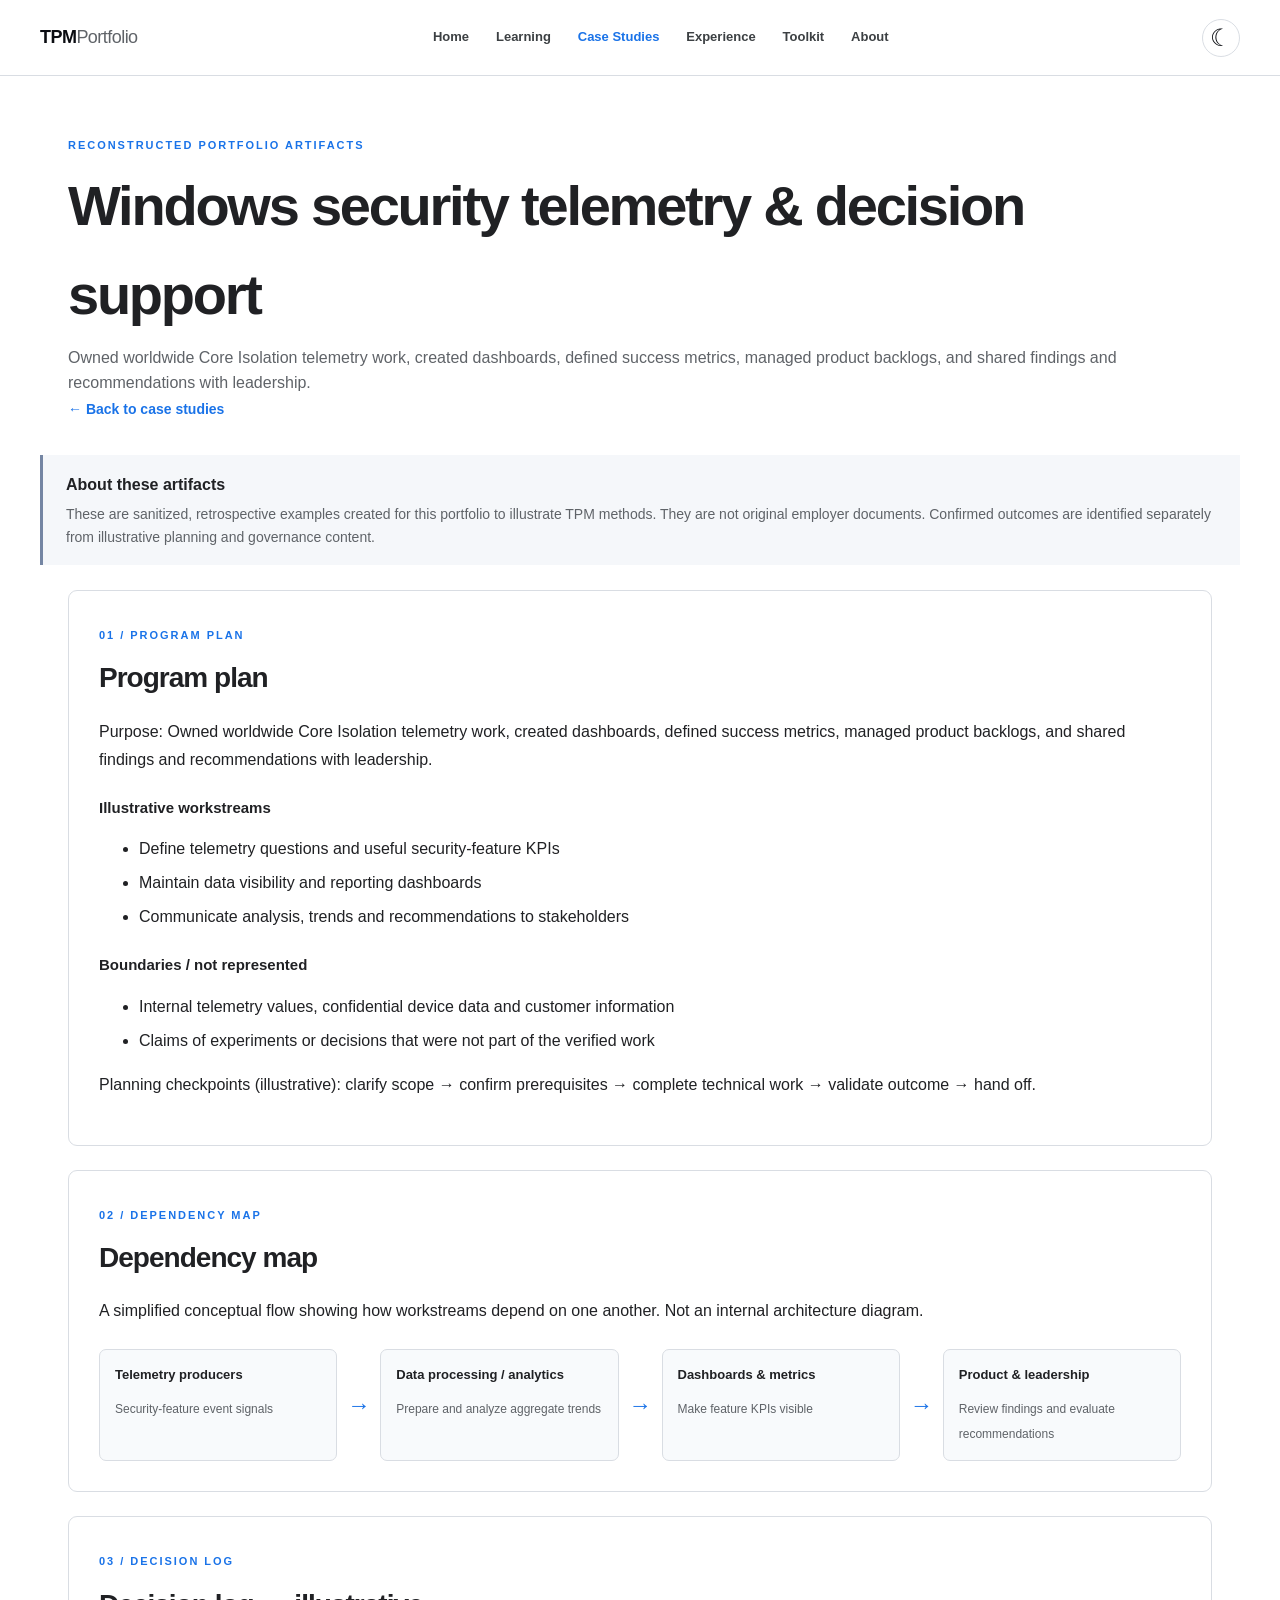
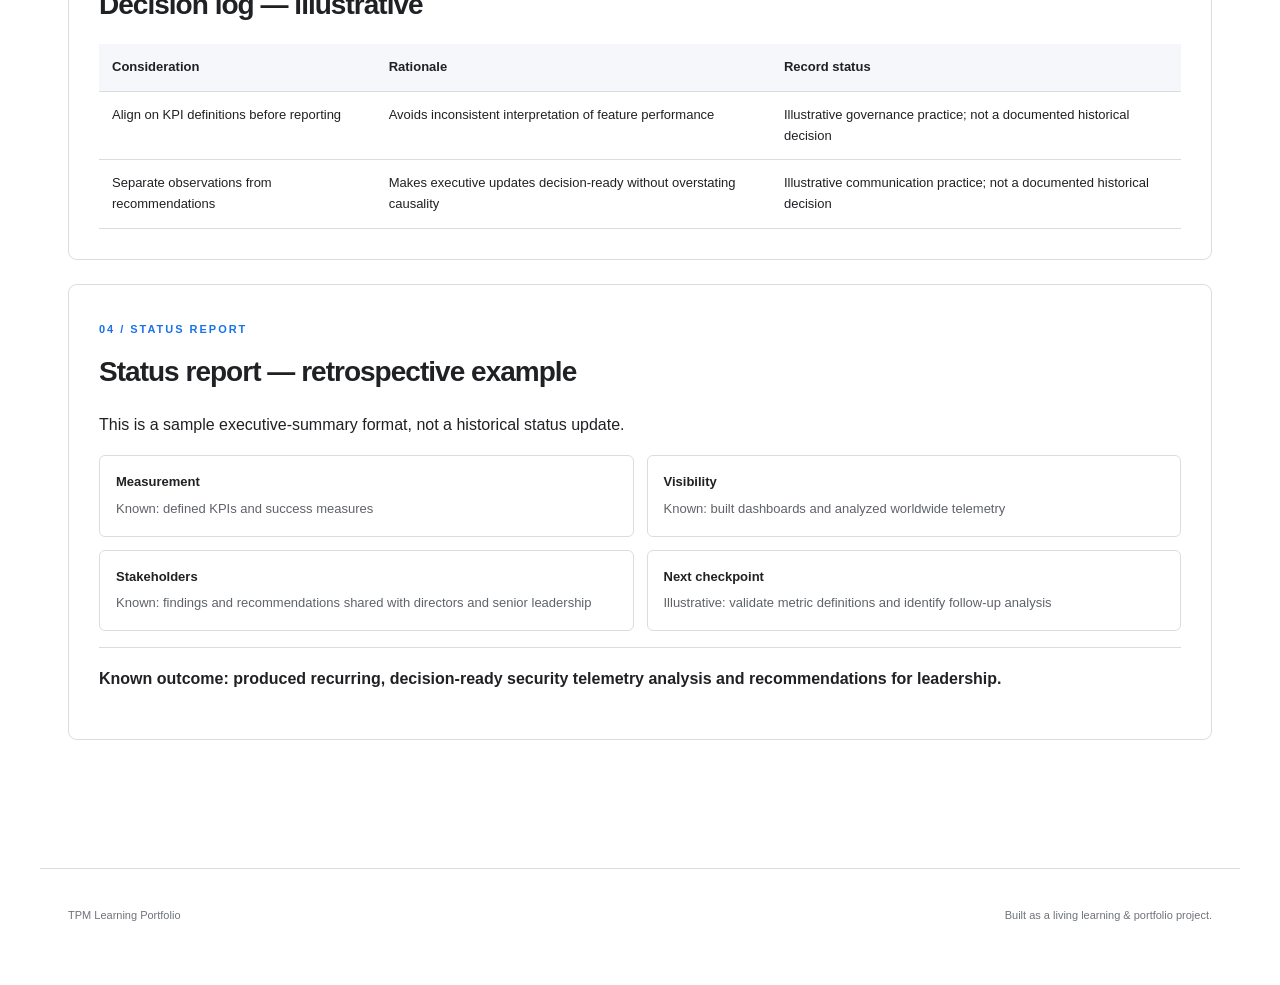
<file: security-telemetry-artifacts.html>
<!DOCTYPE html>

<html lang="en"><head><script>try{const saved=localStorage.getItem('tpm-theme');document.documentElement.dataset.theme=saved==='dark'||saved==='light'?saved:(matchMedia('(prefers-color-scheme: dark)').matches?'dark':'light')}catch(e){document.documentElement.dataset.theme='light'}</script><meta charset="utf-8"/><meta content="width=device-width,initial-scale=1" name="viewport"/><meta content="Technical Program Management portfolio" name="description"/><title>Windows security telemetry &amp; decision support | Supporting Artifacts</title><link href="styles.css?v=26" rel="stylesheet"/><script defer="" src="theme.js?v=26"></script></head><body><header class="nav"><a class="brand" href="index.html">TPM<span>Portfolio</span></a><nav aria-label="Main navigation"><a href="index.html">Home</a><a href="learning.html">Learning</a><a aria-current="page" href="case-studies.html">Case Studies</a><a href="experience.html">Experience</a><a href="toolkit.html">Toolkit</a><a href="about.html">About</a></nav><button aria-label="Switch to dark theme" aria-pressed="false" class="theme-toggle" title="Toggle light/dark theme" type="button"><span aria-hidden="true" class="theme-icon">☾</span></button></header><main id="top"><section class="page-intro artifact-intro"><span class="kicker">RECONSTRUCTED PORTFOLIO ARTIFACTS</span><h1>Windows security telemetry &amp; decision support</h1><p>Owned worldwide Core Isolation telemetry work, created dashboards, defined success metrics, managed product backlogs, and shared findings and recommendations with leadership.</p><a class="back-link" href="case-studies.html">← Back to case studies</a></section><aside class="artifact-notice"><strong>About these artifacts</strong><p>These are sanitized, retrospective examples created for this portfolio to illustrate TPM methods. They are not original employer documents. Confirmed outcomes are identified separately from illustrative planning and governance content.</p></aside><section class="section artifact-collection"><article class="artifact-document" id="program-plan"><span class="kicker">01 / PROGRAM PLAN</span><h2>Program plan</h2><p>Purpose: Owned worldwide Core Isolation telemetry work, created dashboards, defined success metrics, managed product backlogs, and shared findings and recommendations with leadership.</p><h3>Illustrative workstreams</h3><ul><li>Define telemetry questions and useful security-feature KPIs</li><li>Maintain data visibility and reporting dashboards</li><li>Communicate analysis, trends and recommendations to stakeholders</li></ul><h3>Boundaries / not represented</h3><ul><li>Internal telemetry values, confidential device data and customer information</li><li>Claims of experiments or decisions that were not part of the verified work</li></ul><p>Planning checkpoints (illustrative): clarify scope → confirm prerequisites → complete technical work → validate outcome → hand off.</p></article><article class="artifact-document" id="dependency-map"><span class="kicker">02 / DEPENDENCY MAP</span><h2>Dependency map</h2><p>A simplified conceptual flow showing how workstreams depend on one another. Not an internal architecture diagram.</p><div class="dependency-flow"><div class="dependency-node"><strong>Telemetry producers</strong><span>Security-feature event signals</span></div><span aria-hidden="true" class="dependency-arrow">→</span><div class="dependency-node"><strong>Data processing / analytics</strong><span>Prepare and analyze aggregate trends</span></div><span aria-hidden="true" class="dependency-arrow">→</span><div class="dependency-node"><strong>Dashboards &amp; metrics</strong><span>Make feature KPIs visible</span></div><span aria-hidden="true" class="dependency-arrow">→</span><div class="dependency-node"><strong>Product &amp; leadership</strong><span>Review findings and evaluate recommendations</span></div></div></article><article class="artifact-document" id="decision-log"><span class="kicker">03 / DECISION LOG</span><h2>Decision log — illustrative</h2><table class="artifact-table"><thead><tr><th>Consideration</th><th>Rationale</th><th>Record status</th></tr></thead><tbody><tr><td>Align on KPI definitions before reporting</td><td>Avoids inconsistent interpretation of feature performance</td><td>Illustrative governance practice; not a documented historical decision</td></tr><tr><td>Separate observations from recommendations</td><td>Makes executive updates decision-ready without overstating causality</td><td>Illustrative communication practice; not a documented historical decision</td></tr></tbody></table></article><article class="artifact-document" id="status-report"><span class="kicker">04 / STATUS REPORT</span><h2>Status report — retrospective example</h2><p>This is a sample executive-summary format, not a historical status update.</p><dl class="artifact-status"><div><dt>Measurement</dt><dd>Known: defined KPIs and success measures</dd></div><div><dt>Visibility</dt><dd>Known: built dashboards and analyzed worldwide telemetry</dd></div><div><dt>Stakeholders</dt><dd>Known: findings and recommendations shared with directors and senior leadership</dd></div><div><dt>Next checkpoint</dt><dd>Illustrative: validate metric definitions and identify follow-up analysis</dd></div></dl><p class="artifact-outcome">Known outcome: produced recurring, decision-ready security telemetry analysis and recommendations for leadership.</p></article></section></main><footer><span>TPM Learning Portfolio</span><span>Built as a living learning &amp; portfolio project.</span></footer></body></html>
</file>
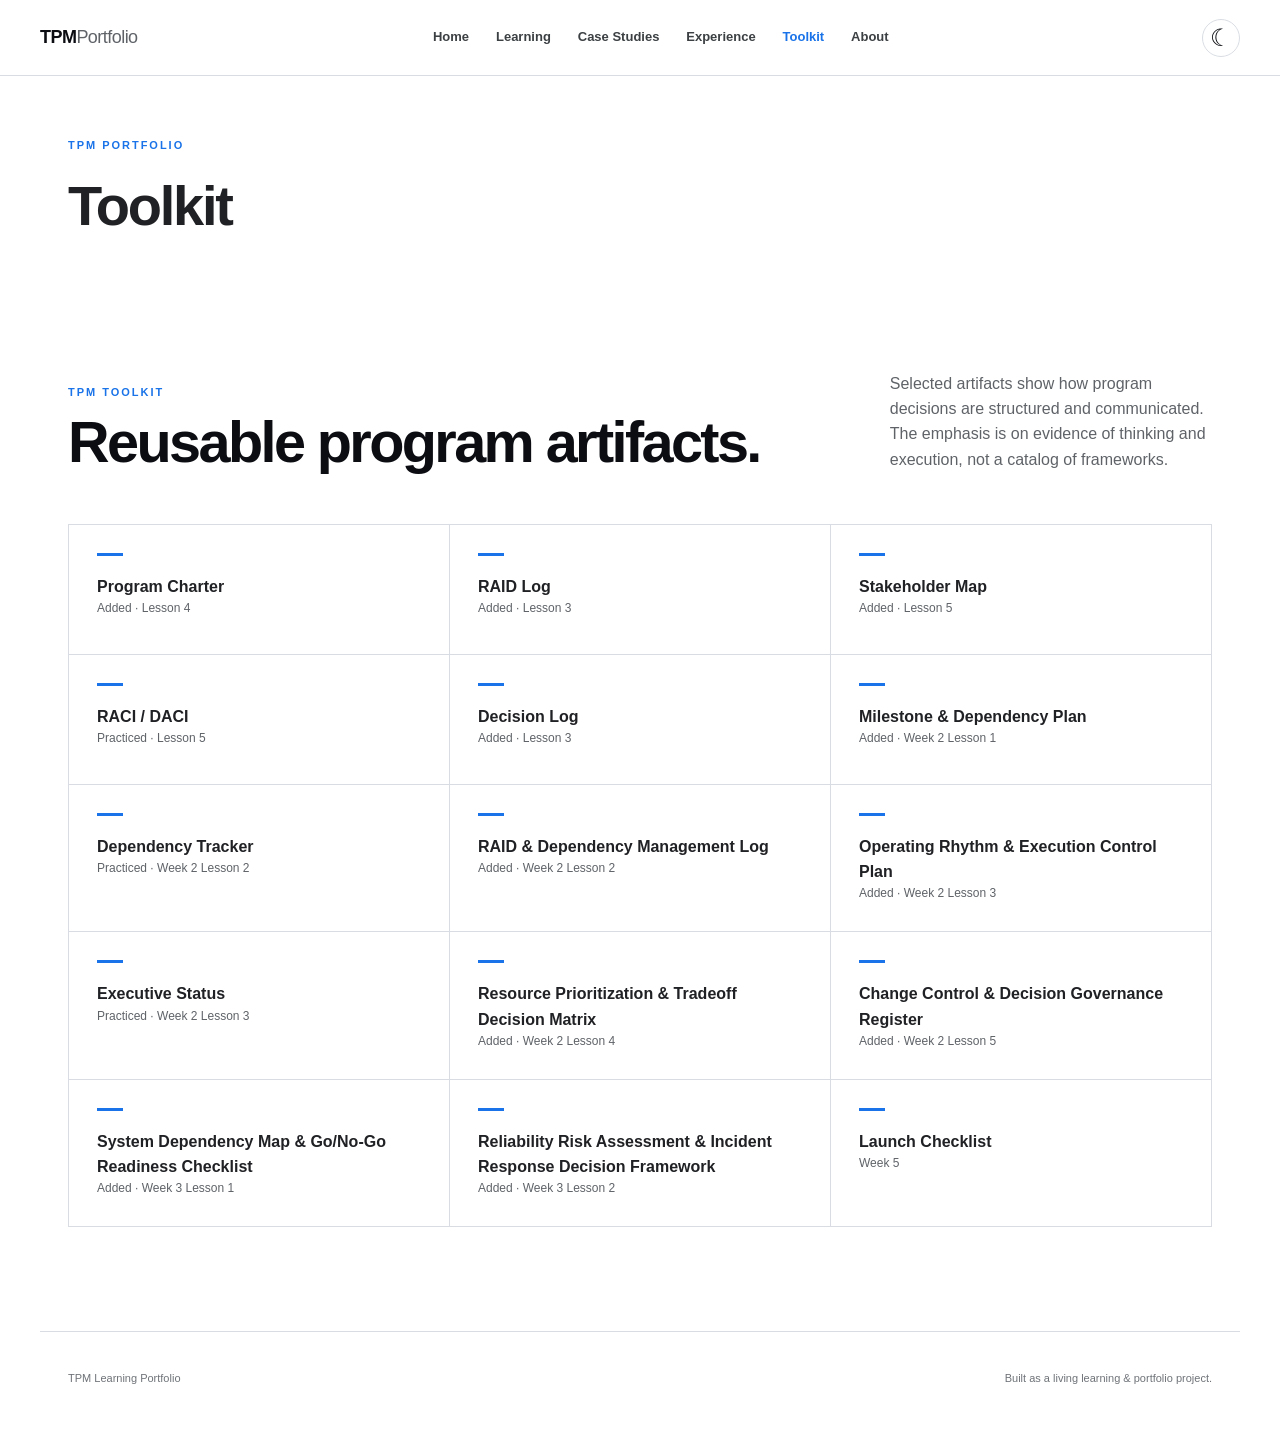
<file: toolkit.html>
<!DOCTYPE html>

<html lang="en"><head><script>try{const saved=localStorage.getItem('tpm-theme');document.documentElement.dataset.theme=saved==='dark'||saved==='light'?saved:(matchMedia('(prefers-color-scheme: dark)').matches?'dark':'light')}catch(e){document.documentElement.dataset.theme='light'}</script><meta charset="utf-8"/><meta content="width=device-width,initial-scale=1" name="viewport"/><meta content="Technical Program Management portfolio" name="description"/><title>Toolkit | TPM Portfolio</title><link href="styles.css?v=26" rel="stylesheet"/><script defer="" src="theme.js?v=26"></script></head><body><header class="nav"><a class="brand" href="index.html">TPM<span>Portfolio</span></a><nav aria-label="Main navigation"><a href="index.html">Home</a><a href="learning.html">Learning</a><a href="case-studies.html">Case Studies</a><a href="experience.html">Experience</a><a aria-current="page" href="toolkit.html">Toolkit</a><a href="about.html">About</a></nav><button aria-label="Switch to dark theme" aria-pressed="false" class="theme-toggle" title="Toggle light/dark theme" type="button"><span aria-hidden="true" class="theme-icon">☾</span></button></header><main id="top"><section class="page-intro"><span class="kicker">TPM PORTFOLIO</span><h1>Toolkit</h1></section><section class="section" id="toolkit"><div class="section-head"><div><span class="kicker">TPM TOOLKIT</span><h2>Reusable program artifacts.</h2></div><p>Selected artifacts show how program decisions are structured and communicated. The emphasis is on evidence of thinking and execution, not a catalog of frameworks.</p></div><div class="tools"><article><b>Program Charter</b><span>Added · Lesson 4</span></article><article><b>RAID Log</b><span>Added · Lesson 3</span></article><article><b>Stakeholder Map</b><span>Added · Lesson 5</span></article><article><b>RACI / DACI</b><span>Practiced · Lesson 5</span></article><article><b>Decision Log</b><span>Added · Lesson 3</span></article><article><b>Milestone &amp; Dependency Plan</b><span>Added · Week 2 Lesson 1</span></article><article><b>Dependency Tracker</b><span>Practiced · Week 2 Lesson 2</span></article><article><b>RAID &amp; Dependency Management Log</b><span>Added · Week 2 Lesson 2</span></article><article><b>Operating Rhythm &amp; Execution Control Plan</b><span>Added · Week 2 Lesson 3</span></article><article><b>Executive Status</b><span>Practiced · Week 2 Lesson 3</span></article><article><b>Resource Prioritization &amp; Tradeoff Decision Matrix</b><span>Added · Week 2 Lesson 4</span></article><article><b>Change Control &amp; Decision Governance Register</b><span>Added · Week 2 Lesson 5</span></article><article><b>System Dependency Map &amp; Go/No-Go Readiness Checklist</b><span>Added · Week 3 Lesson 1</span></article><article><b>Reliability Risk Assessment &amp; Incident Response Decision Framework</b><span>Added · Week 3 Lesson 2</span></article><article><b>Launch Checklist</b><span>Week 5</span></article></div></section></main><footer><span>TPM Learning Portfolio</span><span>Built as a living learning &amp; portfolio project.</span></footer></body></html>
</file>
<file: styles.css>
:root{--ink:#0b0d12;--text:#202124;--muted:#5f6368;--soft:#f5f7f9;--panel:#fff;--line:#d9dde3;--blue:#1a73e8;--red:#e21b2d;--max:1200px;--shadow:0 14px 38px rgba(13,20,33,.09)}
*{box-sizing:border-box}html{scroll-behavior:smooth}body{margin:0;background:#fff;color:var(--text);font-family:Arial,"Helvetica Neue",Helvetica,sans-serif;line-height:1.58;-webkit-font-smoothing:antialiased}a{color:inherit}.nav{height:76px;display:flex;align-items:center;justify-content:space-between;padding:0 max(28px,calc((100vw - var(--max))/2));border-bottom:1px solid var(--line);position:sticky;top:0;background:rgba(255,255,255,.96);backdrop-filter:blur(12px);z-index:10}.brand{font-size:18px;font-weight:800;letter-spacing:-.03em;text-decoration:none;color:var(--ink)}.brand span{font-weight:400;color:var(--muted)}nav{display:flex;align-items:center;gap:26px}nav a{text-decoration:none;font-size:13px;font-weight:650;color:#3c4043;position:relative;padding:28px 0}nav a:after{content:"";position:absolute;left:0;right:100%;bottom:20px;height:2px;background:var(--blue);transition:right .2s ease}nav a:hover:after{right:0}main{overflow:hidden}.hero,.section{max-width:var(--max);margin:0 auto;padding-left:28px;padding-right:28px}.hero{max-width:none;background:var(--ink);color:#fff;padding-top:118px;padding-bottom:108px;position:relative}.hero>*{max-width:var(--max);margin-left:auto;margin-right:auto}.hero:before{content:"";position:absolute;inset:0;background:linear-gradient(115deg,rgba(255,255,255,.035),transparent 42%),radial-gradient(circle at 83% 30%,rgba(26,115,232,.28),transparent 23%);pointer-events:none}.eyebrow,.kicker{position:relative;font-size:11px;letter-spacing:.18em;font-weight:800;text-transform:uppercase}.eyebrow{color:#a8c7fa}.kicker{color:var(--blue)}.hero h1{position:relative;font-size:clamp(52px,7vw,96px);line-height:.96;letter-spacing:-.055em;max-width:1040px;margin-top:22px;margin-bottom:30px;font-weight:750}.hero h1 em{font-style:normal;color:#a8c7fa}.lead{position:relative;font-size:21px;line-height:1.55;color:#c8ccd2;max-width:790px;margin-left:calc((100vw - var(--max))/2);margin-right:auto}.actions{position:relative;display:flex;gap:14px;margin-top:38px;margin-bottom:66px;margin-left:calc((100vw - var(--max))/2);margin-right:auto}.btn{display:inline-flex;align-items:center;justify-content:center;min-height:48px;padding:0 20px;border:1px solid #626872;text-decoration:none;font-size:14px;font-weight:700;transition:.2s ease}.btn:after{content:"↗";margin-left:10px;transition:transform .2s ease}.btn:hover:after{transform:translate(3px,-3px)}.btn.primary{background:#fff;color:var(--ink);border-color:#fff}.btn:not(.primary){color:#fff}.btn:hover{box-shadow:0 8px 24px rgba(0,0,0,.18)}.stats{position:relative;display:grid;grid-template-columns:repeat(3,1fr);border-top:1px solid #3a3e46;max-width:var(--max);margin:0 auto}.stats div{padding:26px 0 0;border-right:1px solid #3a3e46}.stats div:last-child{border-right:0;padding-left:28px}.stats div:nth-child(2){padding-left:28px}.stats b{display:block;font-size:34px;line-height:1;color:#fff}.stats span{display:block;margin-top:8px;color:#9aa0a6;font-size:12px;text-transform:uppercase;letter-spacing:.08em}.section{padding-top:104px;padding-bottom:104px;border-bottom:1px solid var(--line);scroll-margin-top:76px}.section-head{display:grid;grid-template-columns:minmax(0,1.4fr) minmax(280px,.6fr);gap:70px;align-items:end;margin-bottom:52px}.section-head h2,.about h2{font-size:clamp(38px,4.5vw,62px);line-height:1.02;letter-spacing:-.045em;margin:10px 0 0;color:var(--ink);font-weight:700}.section-head>p{color:var(--muted);margin:0;font-size:16px}.weeks{border-top:1px solid var(--ink)}.week{display:grid;grid-template-columns:90px 1fr;padding:28px 0;border-bottom:1px solid var(--line);transition:padding .2s ease,background .2s ease}.week:hover{padding-left:14px;background:linear-gradient(90deg,#f8f9fa,transparent)}.week>span{font-size:14px;color:var(--muted);font-weight:700}.week h3{font-size:22px;margin:0;color:var(--ink)}.week p{color:var(--muted);margin:6px 0}.week small{font-size:11px;letter-spacing:.1em;font-weight:800;color:#777}.week.active small,.week.active>span{color:var(--blue)}.complete{justify-self:end;align-self:start;color:#137333;background:#e6f4ea;border:0;padding:7px 11px;border-radius:3px;font-weight:800;font-size:11px;letter-spacing:.06em}.callout{padding:32px 36px;border-left:4px solid var(--blue);background:var(--soft);margin-bottom:30px}.callout strong{color:var(--blue);font-size:11px;letter-spacing:.14em}.callout p{font-size:24px;line-height:1.4;max-width:900px;margin:8px 0 0;color:var(--ink)}.flow,.decision-flow{display:flex;align-items:center;gap:10px;flex-wrap:wrap;margin:30px 0 48px}.flow span,.decision-flow span{border:1px solid #c7cbd1;padding:8px 11px;font-weight:750;font-size:11px;letter-spacing:.05em;background:#fff}.flow i,.decision-flow i{font-style:normal;color:var(--blue);font-weight:800}.lesson-grid{display:grid;grid-template-columns:1fr 1fr;border-top:1px solid var(--line);border-left:1px solid var(--line)}.lesson-grid article{padding:32px;border-right:1px solid var(--line);border-bottom:1px solid var(--line);background:#fff;transition:background .2s ease}.lesson-grid article:hover{background:#fafbfc}.lesson-grid h3{margin:0 0 14px;color:var(--ink);font-size:19px}.lesson-grid p,.lesson-grid dd{color:var(--muted)}.lesson-grid dl{margin:0}.lesson-grid dt{font-weight:800;color:#3c4043;margin-top:12px}.lesson-grid dd{margin-left:0}.lesson-grid .wide{grid-column:1/-1}.memory{font-family:"SFMono-Regular",Consolas,"Liberation Mono",monospace;color:#174ea6;background:#eef3fd;padding:14px 16px;border-left:3px solid var(--blue);font-size:12px}.example{border-left:3px solid var(--red);padding-left:14px}.rule{color:var(--ink)!important;font-weight:700}.stack{display:flex;flex-direction:column;align-items:center;gap:4px;margin:20px 0}.stack span{border:1px solid var(--line);background:#fff;padding:8px 14px}.stack b{color:var(--blue)}.example-box{background:var(--soft);border:1px solid var(--line);padding:24px}.example-box p{margin:8px 0}.five{display:grid;grid-template-columns:repeat(5,1fr);gap:0;margin-top:20px;border:1px solid var(--line)}.five span{padding:16px;border-right:1px solid var(--line);font-size:12px;font-weight:700}.five span:last-child{border-right:0}.cheat{margin-top:24px;padding:38px 40px;background:var(--ink);color:#fff}.cheat span{font-size:10px;font-weight:800;letter-spacing:.16em;color:#a8c7fa}.cheat h3{font-size:25px;line-height:1.35;margin:8px 0 0}.case{padding:0;border-top:2px solid var(--ink)}.tag{display:inline-block;margin-top:24px;color:#174ea6;background:#e8f0fe;padding:6px 9px;font-size:10px;font-weight:800;letter-spacing:.06em}.case h3{font-size:36px;line-height:1.1;letter-spacing:-.035em;margin:18px 0 10px;color:var(--ink)}.case>p{color:var(--muted);max-width:800px;font-size:17px}.case-grid{display:grid;grid-template-columns:repeat(3,1fr);margin-top:34px;border-top:1px solid var(--line);border-left:1px solid var(--line)}.case-grid div{padding:22px;border-right:1px solid var(--line);border-bottom:1px solid var(--line);min-height:100px;transition:background .2s}.case-grid div:hover{background:var(--soft)}.case-grid small{display:block;color:var(--muted);font-size:10px;text-transform:uppercase;letter-spacing:.08em;margin-bottom:7px}.case-grid b{font-size:14px;color:var(--ink)}.tools{display:grid;grid-template-columns:repeat(3,1fr);border-top:1px solid var(--line);border-left:1px solid var(--line)}.tools article{padding:28px;border-right:1px solid var(--line);border-bottom:1px solid var(--line);display:flex;flex-direction:column;min-height:130px;transition:background .2s,transform .2s}.tools article:hover{background:var(--soft);transform:translateY(-2px)}.tools article:before{content:"";width:26px;height:3px;background:var(--blue);margin-bottom:18px}.tools span{color:var(--muted);font-size:12px}.about{max-width:900px}.about>p{font-size:19px;color:var(--muted);line-height:1.7}.privacy{font-size:13px!important;border-left:3px solid var(--blue);padding-left:16px}footer{max-width:var(--max);margin:auto;padding:38px 28px 60px;display:flex;justify-content:space-between;color:#6f7378;font-size:11px;border-top:0}@media(prefers-reduced-motion:reduce){*{scroll-behavior:auto!important;transition:none!important}}@media(max-width:900px){nav{gap:14px}nav a{font-size:12px}.section-head{grid-template-columns:1fr;gap:18px}.five{grid-template-columns:1fr 1fr}.case-grid,.tools{grid-template-columns:1fr 1fr}.stats{grid-template-columns:1fr}.stats div,.stats div:nth-child(2),.stats div:last-child{border-right:0;border-bottom:1px solid #3a3e46;padding:22px 0}.stats div:last-child{border-bottom:0}.lead,.actions{margin-left:auto;margin-right:auto}}
@media(max-width:720px){.nav{height:68px;padding:0 20px}nav{display:none}.hero{padding:82px 20px 70px}.hero h1{font-size:52px}.lead{font-size:18px}.actions{flex-direction:column;align-items:flex-start}.section{padding:72px 20px}.lesson-grid{grid-template-columns:1fr}.lesson-grid .wide{grid-column:auto}.five,.case-grid,.tools{grid-template-columns:1fr}.five span{border-right:0;border-bottom:1px solid var(--line)}.week{grid-template-columns:50px 1fr}.flow i,.decision-flow i{display:none}.section-head h2,.about h2{font-size:40px}.complete{justify-self:start;margin-top:14px}footer{padding:30px 20px 50px;display:block}footer span{display:block;margin-top:6px}}

/* v13: compact, recruiter-friendly navigation and optional lesson directory */
.nav nav{gap:clamp(14px,2.1vw,28px)}
.nav nav a{white-space:nowrap}
.lesson-directory{margin-top:32px;border:1px solid var(--line);background:#fafbfc}
.lesson-directory summary{cursor:pointer;padding:20px 24px;font-size:15px;font-weight:750;color:var(--ink);list-style-position:inside}
.lesson-directory summary span{float:right;color:var(--muted);font-size:12px;font-weight:500}
.lesson-directory[open] summary{border-bottom:1px solid var(--line)}
.lesson-links{display:grid;grid-template-columns:repeat(3,minmax(0,1fr));gap:0;padding:12px}
.lesson-links a{padding:12px 14px;font-size:13px;text-decoration:none;color:var(--ink);border-radius:4px}
.lesson-links a:hover,.lesson-links a:focus-visible{background:#e8f0fe;color:var(--blue)}
@media(max-width:720px){.nav{height:auto;min-height:68px;flex-wrap:wrap;padding-top:12px;padding-bottom:12px;gap:8px}.nav nav{display:flex;gap:12px;overflow-x:auto;max-width:100%;width:100%;padding-bottom:3px}.nav nav a{font-size:11px;padding:4px 0}.nav nav a:after{bottom:0}.lesson-links{grid-template-columns:1fr}.lesson-directory summary span{float:none;display:block;margin:4px 0 0}}

/* v17: week-aligned completed lesson directory */
.lesson-directory .lesson-links{display:grid;grid-template-columns:repeat(3,minmax(0,1fr));gap:16px;padding:20px;align-items:stretch}
.lesson-week{min-width:0;border:1px solid var(--line);background:#fff;padding:0 0 10px}
.lesson-week h3{display:flex;justify-content:space-between;align-items:center;gap:8px;padding:16px;margin:0 0 5px;border-bottom:1px solid var(--line);font-size:16px;color:var(--ink)}
.lesson-week h3 span{font-size:11px;font-weight:500;color:var(--muted);text-align:right}
.lesson-week a{display:block;margin:0 7px;padding:12px 9px;line-height:1.45;overflow-wrap:anywhere}
.lesson-week a strong{display:block;color:var(--blue);font-size:11px;letter-spacing:.01em;margin-bottom:3px}
@media(max-width:900px){.lesson-directory .lesson-links{grid-template-columns:repeat(2,minmax(0,1fr))}}
@media(max-width:600px){.lesson-directory .lesson-links{grid-template-columns:1fr;padding:12px;gap:12px}}

/* v18 multi-page navigation */
.nav nav a[aria-current="page"]{color:var(--blue);font-weight:700}
.page-intro{max-width:var(--max);margin:0 auto;padding:55px 28px 10px}
.page-intro h1{font-size:clamp(34px,5vw,56px);letter-spacing:-.04em;margin:6px 0}.page-intro p{color:var(--muted);margin:0}
.page-tile-grid{display:grid;grid-template-columns:repeat(3,minmax(0,1fr));gap:18px}
.page-tile-grid a{display:block;text-decoration:none;border:1px solid var(--line);border-radius:8px;padding:24px;transition:transform .2s,box-shadow .2s}
.page-tile-grid a:hover{transform:translateY(-3px);box-shadow:var(--shadow)}
.page-tile-grid a span{color:var(--muted);font-size:12px}.page-tile-grid a h3{font-size:22px;margin:12px 0 6px}.page-tile-grid a p{color:var(--muted);font-size:14px;min-height:45px}.page-tile-grid a b{color:var(--blue);font-size:13px}
.lesson-collapse{max-width:var(--max);margin:14px auto;border:1px solid var(--line);border-radius:8px;background:white;scroll-margin-top:95px}
.lesson-collapse>summary{cursor:pointer;padding:18px 24px;font-weight:700;list-style-position:inside}.lesson-collapse[open]>summary{border-bottom:1px solid var(--line);color:var(--blue)}.lesson-collapse>.section{padding-top:20px}
@media(max-width:850px){.page-tile-grid{grid-template-columns:repeat(2,minmax(0,1fr))}}
@media(max-width:600px){.page-tile-grid{grid-template-columns:1fr}.nav{height:auto;min-height:70px;flex-wrap:wrap;gap:8px;padding:12px 18px}.nav nav{flex-wrap:wrap;gap:12px}.page-intro{padding:32px 20px 5px}}

/* v19: outcome-led home and professional case studies */
.featured-case-grid{display:grid;grid-template-columns:repeat(3,minmax(0,1fr));gap:18px}
.featured-case{border:1px solid var(--line);background:white;padding:26px;border-radius:10px;text-decoration:none;display:flex;flex-direction:column;gap:12px;transition:transform .18s,box-shadow .18s;min-width:0}
.featured-case:hover{transform:translateY(-3px);box-shadow:var(--shadow)}
.featured-case h3{font-size:23px;line-height:1.22;margin:0;letter-spacing:-.025em}
.featured-case p{color:var(--muted);line-height:1.65;margin:0;flex:1}
.featured-case strong{font-size:12px;color:var(--ink)}
.featured-case .case-link{font-size:13px;font-weight:700;color:var(--blue)}
.home-shortcuts{display:grid;grid-template-columns:repeat(3,minmax(0,1fr));gap:14px}
.home-shortcuts a{border:1px solid var(--line);border-radius:8px;padding:19px;text-decoration:none;display:flex;flex-direction:column;gap:7px}
.home-shortcuts span{font-size:13px;color:var(--muted)}
.real-case{scroll-margin-top:95px;border:1px solid var(--line);background:white;border-radius:10px;padding:32px;margin:24px 0 34px}
.case-topline{display:flex;align-items:center;justify-content:space-between;gap:12px;color:var(--muted);font-size:12px;flex-wrap:wrap}
.real-case h2{font-size:clamp(24px,3vw,35px);letter-spacing:-.03em;line-height:1.18;margin:17px 0 12px}
.case-deck{font-size:16px;color:var(--muted);max-width:750px;line-height:1.7}
.case-detail-grid{display:grid;grid-template-columns:repeat(2,minmax(0,1fr));gap:22px 35px;margin:28px 0}
.case-detail-grid h3{font-size:13px;letter-spacing:.06em;text-transform:uppercase;color:var(--blue);margin:0 0 9px}
.case-detail-grid p{margin:0;line-height:1.7}
.case-bottom{border-top:1px solid var(--line);padding-top:18px;color:var(--muted);font-size:13px;line-height:1.6}
.case-bottom b{color:var(--ink)}
@media(max-width:850px){.featured-case-grid{grid-template-columns:1fr}.home-shortcuts{grid-template-columns:1fr}}
@media(max-width:600px){.real-case{padding:20px}.case-detail-grid{grid-template-columns:1fr;gap:20px}}

/* v21: minimalist text-first homepage; other pages unchanged */
.minimal-home{max-width:860px;margin:0 auto;padding:clamp(68px,10vw,130px) 28px 110px}
.minimal-eyebrow{color:var(--blue);font-size:12px;font-weight:750;letter-spacing:.17em;margin:0 0 20px}
.minimal-home h1{font-size:clamp(44px,7vw,74px);line-height:1.08;letter-spacing:-.055em;color:var(--ink);margin:0 0 35px;font-weight:750}
.minimal-intro{font-size:clamp(17px,2vw,21px);line-height:1.75;color:#40454c;margin:0 0 22px;max-width:760px}
.minimal-rule{height:1px;background:var(--line);margin:62px 0 42px}
.minimal-home h2{font-size:26px;letter-spacing:-.035em;margin:0 0 17px;color:var(--ink)}
.minimal-links{border-top:1px solid var(--line)}
.minimal-links a{display:flex;align-items:center;justify-content:space-between;gap:24px;padding:20px 2px;border-bottom:1px solid var(--line);text-decoration:none;transition:padding .2s,background .2s}
.minimal-links a:hover{padding-left:10px;background:#f8fafc}
.minimal-links a strong{display:block;font-size:19px;color:var(--ink);margin-bottom:3px}
.minimal-links a small{display:block;font-size:13px;color:var(--muted);line-height:1.5}
.minimal-links a>span:last-child{color:var(--blue);font-size:22px;flex-shrink:0}
@media(max-width:600px){.minimal-home{padding:65px 20px 75px}.minimal-home h1{margin-bottom:25px}.minimal-rule{margin:44px 0 34px}.minimal-links a{padding:17px 2px}}

/* v22: portfolio-first minimalist homepage and reconstructed artifacts */
.minimal-home{max-width:920px}
.minimal-featured{margin-top:46px}
.minimal-featured h2{font-size:26px;letter-spacing:-.035em;margin:0 0 8px}
.minimal-section-note{font-size:15px;line-height:1.7;color:var(--muted);margin:0 0 18px}
.minimal-work-list{border-top:1px solid var(--line)}
.minimal-work-list a{display:flex;justify-content:space-between;gap:24px;align-items:center;padding:24px 2px;border-bottom:1px solid var(--line);text-decoration:none;transition:padding .18s,background .18s}
.minimal-work-list a:hover{padding-left:10px;background:#f8fafc}
.minimal-work-list a small{display:block;font-size:11px;letter-spacing:.09em;font-style:normal;color:var(--blue);font-weight:700;margin-bottom:7px}
.minimal-work-list a strong{display:block;font-size:19px;color:var(--ink);margin-bottom:6px}
.minimal-work-list a em{display:block;font-size:13px;font-style:normal;color:var(--muted)}
.minimal-work-list a>span:last-child{color:var(--blue);font-size:22px}
.artifact-preview{margin-top:26px;padding:22px;border:1px solid var(--line);border-radius:8px;background:#f8fafc}
.artifact-preview h3{margin:0 0 8px;font-size:17px}
.artifact-preview p{font-size:14px;line-height:1.7;color:var(--muted);margin:0 0 13px}
.artifact-cta,.back-link{font-size:14px;font-weight:700;color:var(--blue);text-decoration:none}
.artifact-notice{max-width:var(--max);margin:24px auto 0;padding:17px 23px;border-left:3px solid #7586a3;background:#f5f7fa}
.artifact-notice p{margin:6px 0 0;color:var(--muted);font-size:14px;line-height:1.6}
.artifact-collection{padding-top:25px}
.artifact-document{padding:30px;margin:0 0 24px;border:1px solid var(--line);background:white;border-radius:9px;scroll-margin-top:90px}
.artifact-document h2{font-size:28px;letter-spacing:-.035em;margin:10px 0 17px}
.artifact-document h3{font-size:15px;margin:22px 0 9px}
.artifact-document p,.artifact-document li{line-height:1.75}
.artifact-document li{margin-bottom:6px}
.dependency-flow{display:flex;align-items:stretch;gap:10px;flex-wrap:wrap;margin-top:24px}
.dependency-node{flex:1 1 160px;min-width:140px;border:1px solid var(--line);border-radius:7px;padding:15px;background:#f8fafc}
.dependency-node strong{display:block;font-size:13px;margin-bottom:9px}
.dependency-node span{font-size:12px;color:var(--muted);line-height:1.5}
.dependency-arrow{align-self:center;font-size:23px;color:var(--blue)}
.artifact-table{width:100%;border-collapse:collapse;font-size:13px}
.artifact-table th,.artifact-table td{text-align:left;vertical-align:top;padding:13px;border-bottom:1px solid var(--line);line-height:1.6}
.artifact-table th{background:#f5f7fa}
.artifact-status{display:grid;grid-template-columns:repeat(2,minmax(0,1fr));gap:13px}
.artifact-status>div{border:1px solid var(--line);padding:16px;border-radius:6px}
.artifact-status dt{font-weight:700;font-size:13px;margin-bottom:6px}
.artifact-status dd{margin:0;color:var(--muted);font-size:13px;line-height:1.6}
.artifact-outcome{border-top:1px solid var(--line);padding-top:17px;font-weight:600}
@media(max-width:650px){.artifact-document{padding:19px}.artifact-status{grid-template-columns:1fr}.artifact-table{display:block;overflow-x:auto}.dependency-arrow{display:none}}

/* v25: accessible theme toggle; light mode remains the default when saved */
.theme-toggle{display:inline-flex;align-items:center;justify-content:center;flex:0 0 auto;width:38px;height:38px;margin-left:18px;border:1px solid var(--line);border-radius:50%;background:var(--panel);color:var(--ink);cursor:pointer;font:24px/1 Arial,sans-serif;transition:background .18s,border-color .18s,transform .18s}
.theme-toggle:hover{transform:translateY(-2px);background:var(--soft)}
.theme-toggle:focus-visible{outline:3px solid var(--blue);outline-offset:3px}
html[data-theme="dark"]{color-scheme:dark;--ink:#f2f5fa;--text:#e1e5ec;--muted:#aab4c4;--soft:#1b2330;--panel:#19212d;--line:#354051;--blue:#83b4ff;--red:#ff7685;--shadow:0 14px 38px rgba(0,0,0,.28)}
html[data-theme="dark"] body{background:#101721;color:var(--text)}
html[data-theme="dark"] .nav{background:rgba(16,23,33,.96)}
html[data-theme="dark"] nav a{color:var(--text)}
html[data-theme="dark"] .brand,html[data-theme="dark"] h1,html[data-theme="dark"] h2,html[data-theme="dark"] h3{color:var(--ink)}
html[data-theme="dark"] .hero{background:#101721}
html[data-theme="dark"] .hero h1,html[data-theme="dark"] .hero h2{color:#f2f5fa}
html[data-theme="dark"] .lesson-week,html[data-theme="dark"] .lesson-collapse,html[data-theme="dark"] .featured-case,html[data-theme="dark"] .real-case{background:var(--panel)}
html[data-theme="dark"] .page-tile-grid a,html[data-theme="dark"] .home-shortcuts a{background:var(--panel)}
html[data-theme="dark"] .theme-toggle{background:var(--panel);color:var(--ink)}
html[data-theme="dark"] .minimal-home,html[data-theme="dark"] .minimal-featured{background:transparent}
html[data-theme="dark"] .minimal-work-list a,html[data-theme="dark"] .minimal-work-list{color:var(--text)}
html[data-theme="dark"] .lesson-week a{color:var(--text)}
html[data-theme="dark"] .case,html[data-theme="dark"] .card,html[data-theme="dark"] .artifact-card,html[data-theme="dark"] .tool-card{background:var(--panel);color:var(--text)}
html[data-theme="dark"] [style*="background:#fff"],html[data-theme="dark"] [style*="background: #fff"]{background:var(--panel)!important}
html[data-theme="dark"] [style*="background:#f8fafc"],html[data-theme="dark"] [style*="background:#f5f7fa"]{background:var(--soft)!important}
@media(max-width:700px){.theme-toggle{margin-left:auto;width:36px;height:36px}.nav{gap:8px}}

html[data-theme="dark"] .section,html[data-theme="dark"] .page-intro{color:var(--text)}
html[data-theme="dark"] a:hover{color:var(--blue)}
</file>
